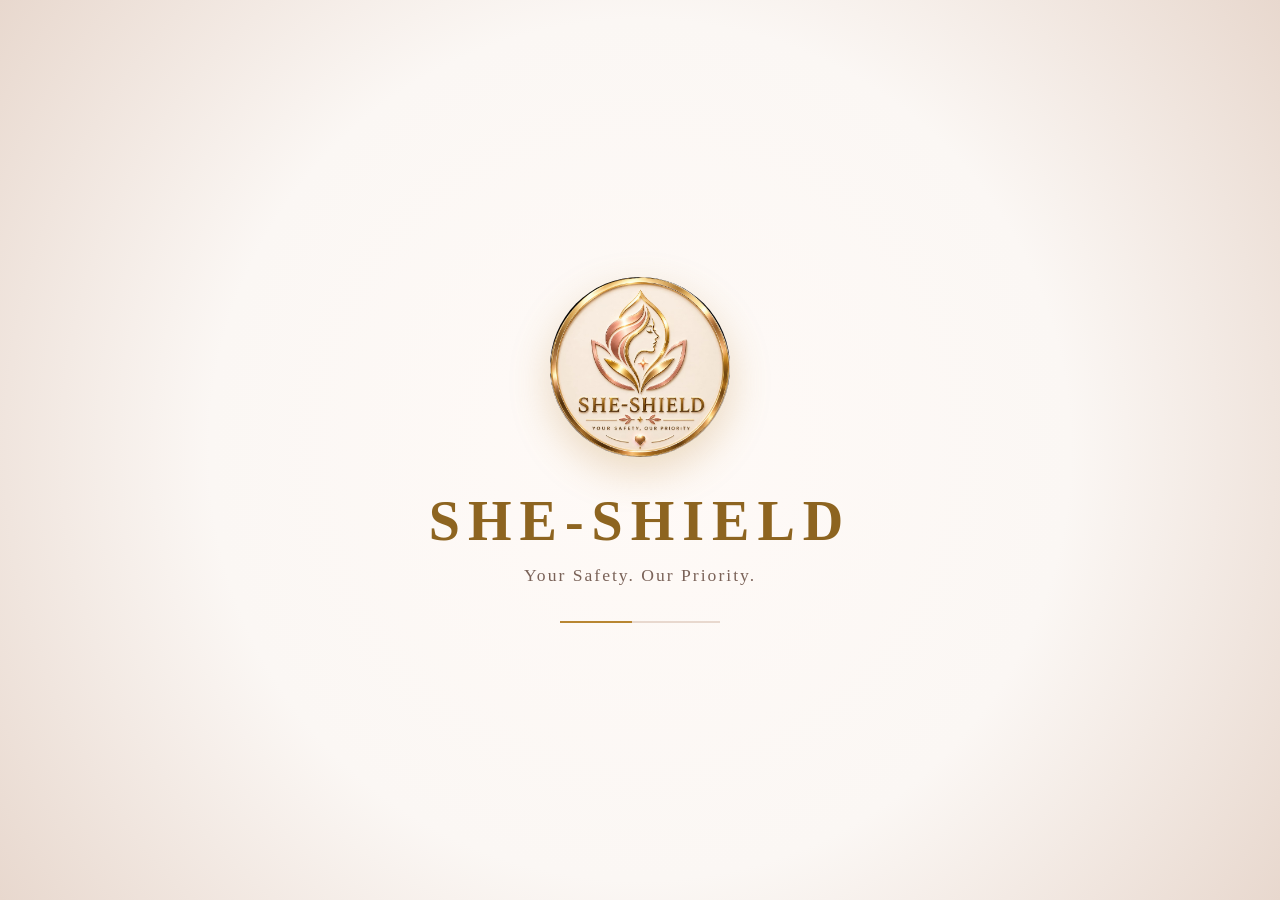
<file: index.html>
<!DOCTYPE html>
<html lang="en">
<head>
    <meta charset="UTF-8">
    <meta name="viewport" content="width=device-width, initial-scale=1.0">

    <title>SHE-SHIELD | Your Safety, Our Priority</title>

    <meta name="description"
          content="SHE-SHIELD women safety and AI stress and trauma assessment platform">

    <link rel="icon" type="image/png" href="she-shield-logo.png">
    <link rel="stylesheet" href="style.css">
</head>

<body>

<!-- ================= SPLASH SCREEN ================= -->

<div id="splashScreen" class="splash-screen">

    <div class="splash-content">

        <img
            src="she-shield-logo.png"
            alt="SHE-SHIELD Logo"
            class="splash-logo"
        >

        <h1>SHE-SHIELD</h1>

        <p>Your Safety. Our Priority.</p>

        <div class="loading-line">
            <span></span>
        </div>

    </div>

</div>


<!-- ================= LANGUAGE SCREEN ================= -->

<section id="languageScreen" class="language-screen hidden">

    <div class="language-card">

        <img
            src="she-shield-logo.png"
            alt="SHE-SHIELD"
            class="language-logo"
        >

        <h1 id="languageTitle">Choose Your Language</h1>

        <p id="languageSubtitle">
            Select your preferred language
        </p>

        <div class="language-options">

            <button class="language-btn" data-lang="en">
                🇬🇧 <span>English</span>
            </button>

            <button class="language-btn" data-lang="kn">
                🇮🇳 <span>ಕನ್ನಡ</span>
            </button>

            <button class="language-btn" data-lang="te">
                🇮🇳 <span>తెలుగు</span>
            </button>

            <button class="language-btn" data-lang="ta">
                🇮🇳 <span>தமிழ்</span>
            </button>

            <button class="language-btn" data-lang="hi">
                🇮🇳 <span>हिन्दी</span>
            </button>

        </div>

        <button id="continueLanguage" class="gold-btn">
            Continue →
        </button>

    </div>

</section>


<!-- ================= MAIN APP ================= -->

<div id="app" class="hidden">

    <!-- HEADER -->

    <header class="header">

        <div class="brand">

            <img
                src="she-shield-logo.png"
                alt="SHE-SHIELD"
                class="brand-logo"
            >

            <div>
                <h2>SHE-SHIELD</h2>
                <span id="brandSubtitle">
                    Your Safety. Our Priority.
                </span>
            </div>

        </div>


        <nav class="desktop-nav">

            <button data-page="home">Home</button>

            <button data-page="safety">
                Immediate Safety
            </button>

            <button data-page="assessment">
                AI Assessment
            </button>

        </nav>


        <div class="header-actions">

            <select id="languageSelect">
                <option value="en">English</option>
                <option value="kn">ಕನ್ನಡ</option>
                <option value="te">తెలుగు</option>
                <option value="ta">தமிழ்</option>
                <option value="hi">हिन्दी</option>
            </select>

            <button id="menuButton" class="menu-btn">
                ☰
            </button>

        </div>

    </header>


    <!-- ================= MOBILE MENU ================= -->

    <aside id="mobileMenu" class="mobile-menu">

        <button data-page="home">⌂ Home</button>

        <button data-page="safety">
            🛡 Immediate Safety
        </button>

        <button data-page="assessment">
            🧠 AI Assessment
        </button>

        <button data-page="incidents">
            📋 Incidents
        </button>

        <button data-page="contacts">
            👥 Trusted Contacts
        </button>

        <button data-page="evidence">
            📷 Evidence
        </button>

        <button data-page="settings">
            ⚙ Settings
        </button>

    </aside>


    <main>

        <!-- ================= HOME ================= -->

        <section id="home" class="page active-page">

            <div class="hero">

                <div class="hero-content">

                    <span class="eyebrow">
                        ✦ A CALMER RESPONSE WHEN IT MATTERS
                    </span>

                    <h1>
                        Your safety is not a single moment.
                        <br>
                        It is a system of support.
                    </h1>

                    <p>
                        SHE-SHIELD brings immediate safety tools
                        and AI-assisted stress and trauma assessment
                        together in one private, professional space.
                    </p>

                </div>


                <div class="hero-logo">

                    <img
                        src="she-shield-logo.png"
                        alt="SHE-SHIELD"
                    >

                </div>

            </div>


            <div class="choice-grid">

                <article class="choice-card safety-card">

                    <div class="choice-icon">
                        🛡
                    </div>

                    <h2>Immediate Safety</h2>

                    <p>
                        Need help right now?
                        Access SOS, location sharing,
                        emergency calls and safety tools.
                    </p>

                    <button
                        class="primary-btn"
                        data-page="safety"
                    >
                        Get Help →
                    </button>

                </article>


                <article class="choice-card assessment-card">

                    <div class="choice-icon">
                        🧠
                    </div>

                    <h2>AI Stress & Trauma Assessment</h2>

                    <p>
                        Talk or write about what you are experiencing
                        and receive a supportive risk assessment.
                    </p>

                    <button
                        class="secondary-btn"
                        data-page="assessment"
                    >
                        Start Assessment →
                    </button>

                </article>

            </div>


            <div class="feature-strip">

                <div>
                    <strong>FAST TOOLS</strong>
                    <span>Emergency assistance</span>
                </div>

                <div>
                    <strong>PRIVATE BY DESIGN</strong>
                    <span>Your responses stay in your browser</span>
                </div>

                <div>
                    <strong>MULTILINGUAL</strong>
                    <span>English • Kannada • Telugu • Tamil • Hindi</span>
                </div>

            </div>

        </section>


        <!-- ================= SAFETY ================= -->

        <section id="safety" class="page">

            <div class="page-heading">

                <span class="eyebrow">
                    IMMEDIATE SAFETY
                </span>

                <h1>Emergency Response Center</h1>

                <p>
                    Choose the safest action for your situation.
                </p>

            </div>


            <div class="safety-layout">

                <!-- SOS -->

                <div class="sos-panel">

                    <div class="status-pill">
                        <span class="status-dot"></span>
                        Location Ready
                    </div>

                    <button id="sosButton" class="sos-button">

                        <span>!</span>

                        <strong>SOS</strong>

                        <small>PRESS & HOLD</small>

                    </button>

                    <p id="sosStatus">
                        Ready
                    </p>


                    <div class="sos-mini-grid">

                        <button id="silentSos">
                            🔇
                            <span>Silent SOS</span>
                        </button>

                        <button id="autoSos">
                            ⏱
                            <span>Auto SOS</span>
                        </button>

                        <button id="shareLocation">
                            📍
                            <span>Share Location</span>
                        </button>

                    </div>

                </div>


                <!-- TOOLS -->

                <div class="tools-panel">

                    <div class="tool-card" id="locationTool">

                        <span class="tool-icon">📍</span>

                        <div>
                            <h3>Live Location</h3>
                            <p>Get your current location</p>
                        </div>

                        <button id="locationButton">
                            →
                        </button>

                    </div>


                    <div class="tool-card">

                        <span class="tool-icon">📞</span>

                        <div>
                            <h3>Emergency Call</h3>
                            <p>Call an emergency number</p>
                        </div>

                        <a
                            href="tel:112"
                            class="tool-action"
                        >
                            →
                        </a>

                    </div>


                    <div class="tool-card">

                        <span class="tool-icon">🚗</span>

                        <div>
                            <h3>Journey Safety</h3>
                            <p>Track your journey</p>
                        </div>

                        <button id="journeyButton">
                            →
                        </button>

                    </div>


                    <div class="tool-card">

                        <span class="tool-icon">📷</span>

                        <div>
                            <h3>Evidence Collection</h3>
                            <p>Record notes and evidence</p>
                        </div>

                        <button data-page="evidence">
                            →
                        </button>

                    </div>

                </div>

            </div>


            <!-- SAFETY TOOLS -->

            <div class="section-title">

                <span>SAFETY TOOLS</span>

                <h2>Additional protection</h2>

            </div>


            <div class="safety-tools-grid">

                <button id="sirenButton" class="safety-tool">
                    🔊
                    <strong>Siren</strong>
                    <small>Play emergency siren</small>
                </button>


                <button id="flashButton" class="safety-tool">
                    💡
                    <strong>Screen Flash</strong>
                    <small>Flash screen for attention</small>
                </button>


                <button id="fakeCallButton" class="safety-tool">
                    📱
                    <strong>Fake Call</strong>
                    <small>Simulate an incoming call</small>
                </button>


                <button
                    class="safety-tool"
                    data-page="tips"
                >
                    💡
                    <strong>Safety Tips</strong>
                    <small>Practical safety guidance</small>
                </button>

            </div>


            <!-- TRUSTED CONTACTS -->

            <div class="trusted-panel">

                <div>

                    <span class="eyebrow">
                        TRUSTED SUPPORT
                    </span>

                    <h2>Trusted Contacts</h2>

                    <p>
                        Save people you trust for quick access
                        during an emergency.
                    </p>

                </div>

                <button
                    class="gold-btn"
                    data-page="contacts"
                >
                    Manage Contacts
                </button>

            </div>

        </section>


        <!-- ================= ASSESSMENT ================= -->

        <section id="assessment" class="page">

            <div class="page-heading">

                <span class="eyebrow">
                    AI STRESS & TRAUMA ASSESSMENT
                </span>

                <h1>
                    You can start by telling us what you're experiencing.
                </h1>

                <p>
                    This is a supportive screening tool, not a medical diagnosis.
                </p>

            </div>


            <div class="assessment-layout">

                <div class="assessment-card">

                    <div class="assessment-tabs">

                        <button
                            id="textMode"
                            class="active-tab"
                        >
                            Text
                        </button>

                        <button id="voiceMode">
                            Voice
                        </button>

                    </div>


                    <label for="assessmentText">
                        Tell us what you are experiencing...
                    </label>

                    <textarea
                        id="assessmentText"
                        placeholder="Write your thoughts, feelings or situation here..."
                    ></textarea>


                    <button
                        id="voiceButton"
                        class="voice-button"
                    >
                        🎙
                    </button>


                    <button
                        id="analyzeButton"
                        class="primary-btn analyze-btn"
                    >
                        Analyze with AI →
                    </button>


                    <small class="privacy-note">
                        🔒 Your response is processed locally for this demo.
                    </small>

                </div>


                <!-- RESULT -->

                <div
                    id="assessmentResult"
                    class="assessment-result hidden"
                >

                    <div class="score-circle">

                        <strong id="scoreValue">
                            0
                        </strong>

                        <span>/100</span>

                    </div>

                    <h2 id="riskLabel">
                        Assessment Result
                    </h2>

                    <p id="riskDescription"></p>

                    <div class="recommendations">

                        <h3>Recommended Support</h3>

                        <div class="recommendation-grid">

                            <div>🤝 Counselling</div>
                            <div>⚖ Legal Aid</div>
                            <div>🏥 Medical Support</div>
                            <div>🆘 Emergency Help</div>

                        </div>

                    </div>

                </div>

            </div>

        </section>


        <!-- ================= INCIDENTS ================= -->

        <section id="incidents" class="page">

            <div class="page-heading">

                <span class="eyebrow">
                    INCIDENT MANAGEMENT
                </span>

                <h1>Your Incident Records</h1>

            </div>

            <div id="incidentList" class="empty-state">

                <div>📋</div>

                <h2>No incidents recorded</h2>

                <p>
                    Emergency events will appear here during this session.
                </p>

            </div>

        </section>


        <!-- ================= CONTACTS ================= -->

        <section id="contacts" class="page">

            <div class="page-heading">

                <span class="eyebrow">
                    TRUSTED SUPPORT
                </span>

                <h1>Trusted Contacts</h1>

            </div>


            <div class="contact-form">

                <input
                    id="contactName"
                    type="text"
                    placeholder="Contact name"
                >

                <input
                    id="contactPhone"
                    type="tel"
                    placeholder="Phone number"
                >

                <button
                    id="addContact"
                    class="gold-btn"
                >
                    Add Contact
                </button>

            </div>


            <div id="contactsList" class="contacts-list"></div>

        </section>


        <!-- ================= EVIDENCE ================= -->

        <section id="evidence" class="page">

            <div class="page-heading">

                <span class="eyebrow">
                    SECURE EVIDENCE
                </span>

                <h1>Evidence Collection</h1>

                <p>
                    Store notes for the current browser session.
                </p>

            </div>


            <div class="evidence-card">

                <textarea
                    id="evidenceNotes"
                    placeholder="Write incident notes here..."
                ></textarea>

                <button
                    id="saveEvidence"
                    class="gold-btn"
                >
                    Save Evidence Note
                </button>

                <div id="evidenceList"></div>

            </div>

        </section>


        <!-- ================= TIPS ================= -->

        <section id="tips" class="page">

            <div class="page-heading">

                <span class="eyebrow">
                    SAFETY GUIDANCE
                </span>

                <h1>Safety Tips</h1>

            </div>


            <div class="tips-grid">

                <article>
                    <span>01</span>
                    <h3>Move to a safer place</h3>
                    <p>
                        If possible, move toward a public,
                        well-lit location.
                    </p>
                </article>

                <article>
                    <span>02</span>
                    <h3>Contact someone you trust</h3>
                    <p>
                        Let a trusted person know where you are.
                    </p>
                </article>

                <article>
                    <span>03</span>
                    <h3>Keep your phone accessible</h3>
                    <p>
                        Keep emergency communication available.
                    </p>
                </article>

                <article>
                    <span>04</span>
                    <h3>Use emergency services</h3>
                    <p>
                        If there is immediate danger, contact
                        appropriate emergency services.
                    </p>
                </article>

            </div>

        </section>


        <!-- ================= SETTINGS ================= -->

        <section id="settings" class="page">

            <div class="page-heading">

                <span class="eyebrow">
                    SETTINGS
                </span>

                <h1>Privacy & Preferences</h1>

            </div>


            <div class="settings-card">

                <div>
                    <h3>Selected Language</h3>
                    <p id="currentLanguage">
                        English
                    </p>
                    </div>

                <div class="setting-row">
                    <h3>Language</h3>
                    <select id="settingsLanguage">
                        <option value="en">English</option>
                        <option value="kn">ಕನ್ನಡ</option>
                        <option value="te">తెలుగు</option>
                        <option value="ta">தமிழ்</option>
                        <option value="hi">हिन्दी</option>
                    </select>
                </div>

                <div class="setting-row">
                    <h3>Privacy</h3>
                    <p>Your information is stored locally in this browser.</p>
                </div>

            </div>

        </section>

    </main>

</div>

<!-- ================= SCRIPTS ================= -->

<script src="script.js"></script>

</body>
</html>
</file>
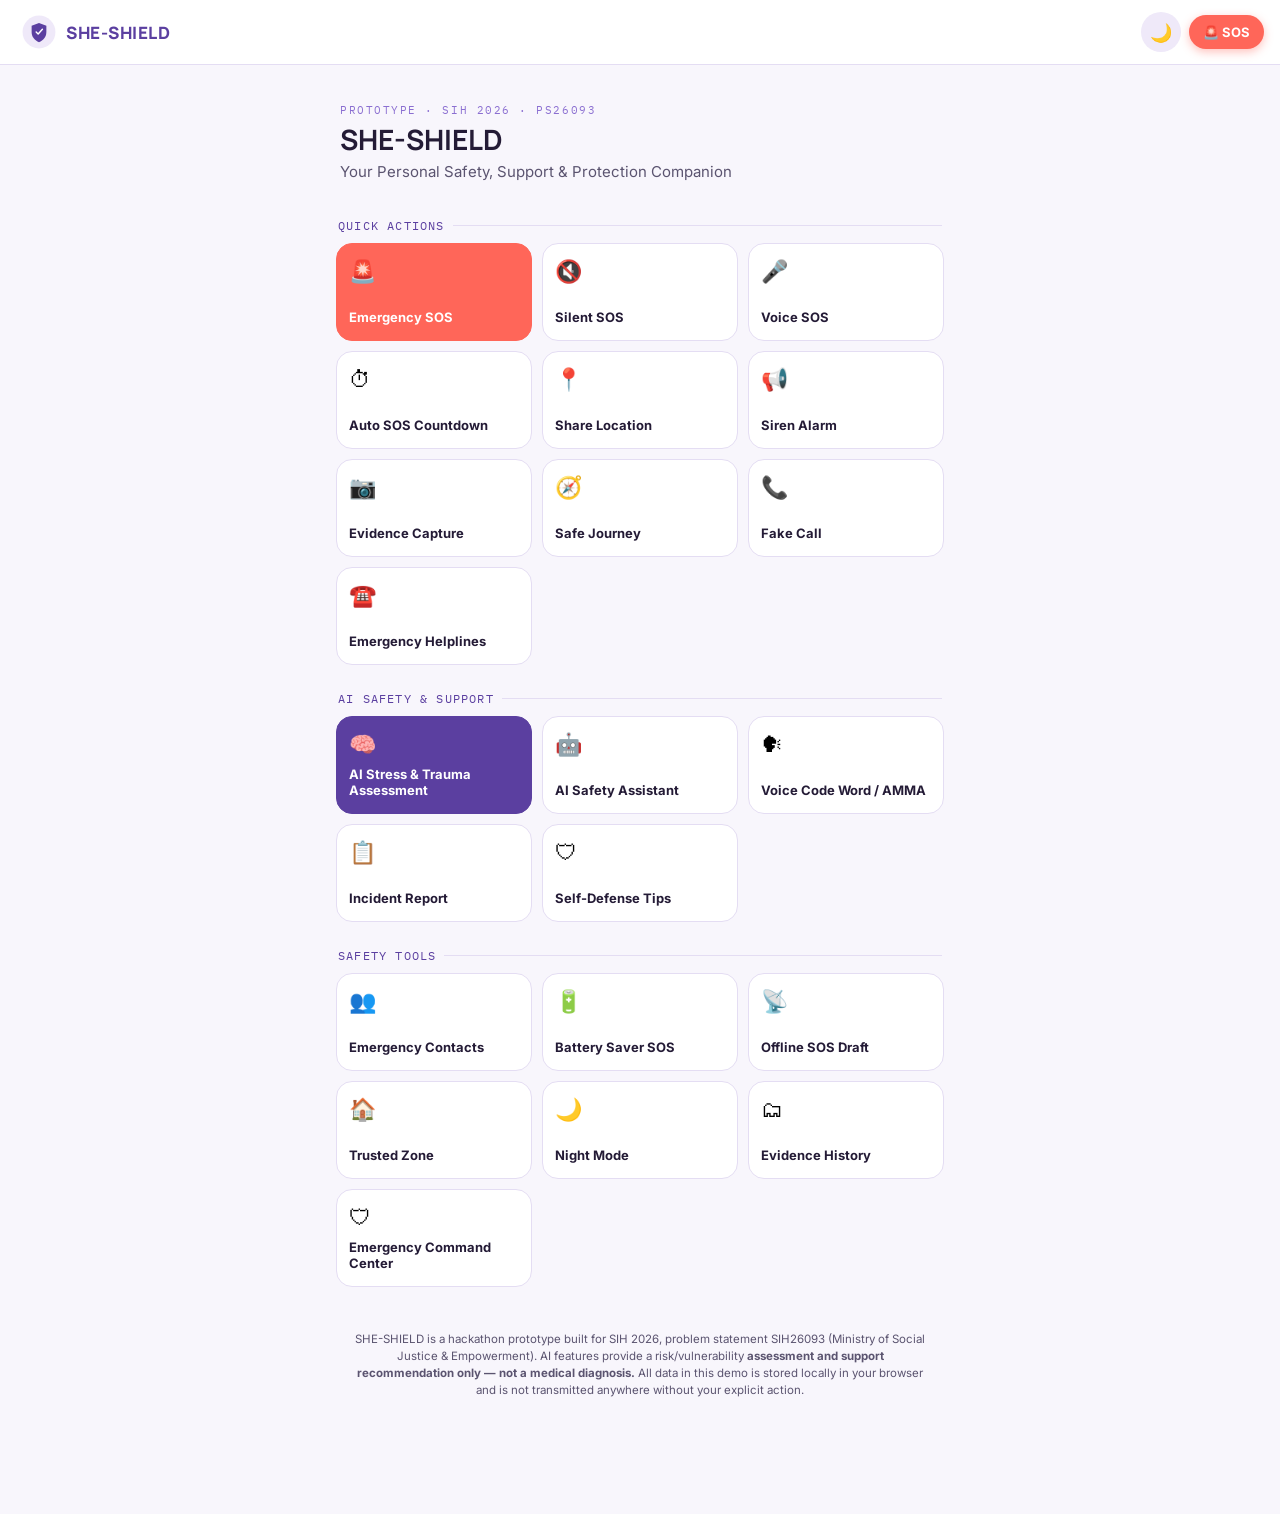
<file: SHE SHEILD HTML CODE.html>
<!DOCTYPE html>
<html lang="en">
<head>
<meta charset="UTF-8">
<meta name="viewport" content="width=device-width, initial-scale=1.0, viewport-fit=cover">
<title>SHE-SHIELD — Your Personal Safety, Support &amp; Protection Companion</title>
<link rel="preconnect" href="https://fonts.googleapis.com">
<link href="https://fonts.googleapis.com/css2?family=Manrope:wght@500;700;800&family=Inter:wght@400;500;600&family=IBM+Plex+Mono:wght@500;600&display=swap" rel="stylesheet">
<style>
/* ===================== TOKENS ===================== */
:root{
  --lav-50:#F8F6FC;
  --lav-100:#EFE9F9;
  --lav-200:#E0D5F3;
  --lav-500:#8B6FD1;
  --lav-700:#5B3FA0;
  --lav-900:#2D2148;
  --coral:#FF6659;
  --coral-dark:#E14C3F;
  --ink:#241B36;
  --ink-soft:#5B5470;
  --white:#FFFFFF;
  --success:#3FA796;
  --success-bg:#E4F5F2;
  --warn:#D98C2B;
  --warn-bg:#FBF0DE;
  --danger-bg:#FDEAE8;
  --critical:#C43D31;
  --line:#E4DDF3;
  --radius:16px;
  --radius-sm:10px;
  --font-display:'Manrope',sans-serif;
  --font-body:'Inter',sans-serif;
  --font-mono:'IBM Plex Mono',monospace;
  --shadow:0 4px 20px rgba(91,63,160,0.10);
  --transition:.2s ease;
}
.dark{
  --lav-50:#1C1630;
  --lav-100:#241D3B;
  --lav-200:#332A54;
  --lav-500:#9C82E0;
  --lav-700:#B39EEF;
  --white:#241D3B;
  --ink:#F2EEFA;
  --ink-soft:#B8AFD4;
  --line:#3A3159;
  --success-bg:#153732;
  --warn-bg:#3A2E12;
  --danger-bg:#3A1917;
  --shadow:0 4px 20px rgba(0,0,0,0.35);
}
*{box-sizing:border-box;}
html,body{margin:0;padding:0;}
body{
  font-family:var(--font-body);
  background:var(--lav-50);
  color:var(--ink);
  min-height:100vh;
  -webkit-font-smoothing:antialiased;
  transition:background var(--transition), color var(--transition);
}
h1,h2,h3,h4{font-family:var(--font-display);margin:0;color:var(--ink);}
p{margin:0;line-height:1.5;}
button{font-family:var(--font-body);cursor:pointer;border:none;}
input,textarea,select{font-family:var(--font-body);}
.mono{font-family:var(--font-mono);}
a{color:inherit;}
::selection{background:var(--lav-200);}
:focus-visible{outline:2px solid var(--lav-700);outline-offset:2px;}

@media (prefers-reduced-motion: reduce){
  *{animation-duration:.001ms !important; transition-duration:.001ms !important;}
}
.low-power *{animation:none !important; transition:none !important;}

/* ===================== SPLASH ===================== */
#splash{
  position:fixed;inset:0;z-index:999;background:var(--lav-700);
  display:flex;align-items:center;justify-content:center;flex-direction:column;gap:18px;
  animation:splashOut .6s ease 2.1s forwards;
}
#splash .emblem{
  width:110px;height:110px;
  animation:splashIn .7s cubic-bezier(.2,.9,.3,1.2) forwards;
  opacity:0;
}
#splash .brand{
  font-family:var(--font-display);color:#fff;font-weight:800;letter-spacing:.06em;font-size:20px;
  opacity:0;animation:fadeUp .5s ease .35s forwards;
}
@keyframes splashIn{
  0%{opacity:0; transform:translateY(14px) scale(.85);}
  60%{opacity:1; transform:translateY(-4px) scale(1.03);}
  100%{opacity:1; transform:translateY(0) scale(1);}
}
@keyframes fadeUp{ from{opacity:0; transform:translateY(8px);} to{opacity:1; transform:translateY(0);} }
@keyframes splashOut{ from{opacity:1;} to{opacity:0; visibility:hidden; pointer-events:none;} }

/* ===================== SHIELD LOGO (inline, standing in for uploaded asset) ===================== */
.ss-logo{display:block;}

/* ===================== HEADER ===================== */
header.topbar{
  position:sticky;top:0;z-index:50;
  display:flex;align-items:center;justify-content:space-between;
  padding:12px 16px;background:var(--white);
  border-bottom:1px solid var(--line);
  gap:10px;
}
.brandmark{display:flex;align-items:center;gap:10px;cursor:pointer;background:none;}
.brandmark .ss-logo{width:34px;height:34px;}
.brandmark span{font-family:var(--font-display);font-weight:800;font-size:17px;letter-spacing:.03em;color:var(--lav-700);}
.top-actions{display:flex;align-items:center;gap:8px;}
.icon-btn{
  width:40px;height:40px;border-radius:50%;background:var(--lav-100);
  display:flex;align-items:center;justify-content:center;font-size:18px;color:var(--lav-700);
  transition:transform var(--transition), background var(--transition);
}
.icon-btn:active{transform:scale(.92);}
.sos-pill{
  display:flex;align-items:center;gap:6px;background:var(--coral);color:#fff;
  border-radius:999px;padding:9px 14px;font-weight:700;font-size:13px;
  box-shadow:0 3px 10px rgba(255,102,89,.4);
  animation:pulseGlow 2.4s ease-in-out infinite;
}
.sos-pill:active{transform:scale(.95);}
@keyframes pulseGlow{
  0%,100%{box-shadow:0 3px 10px rgba(255,102,89,.4);}
  50%{box-shadow:0 3px 22px rgba(255,102,89,.7);}
}

/* ===================== LAYOUT ===================== */
main{max-width:640px;margin:0 auto;padding:20px 16px 100px;}
.hero{padding:18px 4px 8px;}
.hero .eyebrow{
  font-family:var(--font-mono);font-size:11px;letter-spacing:.14em;text-transform:uppercase;
  color:var(--lav-500);margin-bottom:6px;display:block;
}
.hero h1{font-size:28px;line-height:1.15;}
.hero p.tagline{color:var(--ink-soft);margin-top:6px;font-size:15px;}

.section-label{
  font-family:var(--font-mono);font-size:12px;letter-spacing:.1em;text-transform:uppercase;
  color:var(--lav-700);margin:26px 2px 10px;display:flex;align-items:center;gap:8px;
}
.section-label::after{content:"";flex:1;height:1px;background:var(--line);}

.grid{display:grid;grid-template-columns:repeat(2,1fr);gap:10px;}
@media(min-width:480px){.grid{grid-template-columns:repeat(3,1fr);}}
.card{
  background:var(--white);border:1px solid var(--line);border-radius:var(--radius);
  padding:14px 12px;display:flex;flex-direction:column;gap:8px;align-items:flex-start;
  text-align:left;transition:transform var(--transition), box-shadow var(--transition);
  min-height:98px; justify-content:space-between;
}
.card:active{transform:scale(.97);}
.card:hover{box-shadow:var(--shadow);}
.card .emoji{font-size:22px;}
.card .label{font-weight:700;font-size:13px;line-height:1.25;color:var(--ink);}
.card.emergency{background:var(--coral);border-color:var(--coral);}
.card.emergency .label{color:#fff;}
.card.priority{background:var(--lav-700);border-color:var(--lav-700);}
.card.priority .label{color:#fff;}

/* ===================== SCREENS ===================== */
.screen{display:none;}
.screen.active{display:block;animation:fadeUp .25s ease;}
.screen-header{display:flex;align-items:center;gap:10px;margin-bottom:18px;}
.back-btn{
  width:38px;height:38px;border-radius:50%;background:var(--lav-100);color:var(--lav-700);
  display:flex;align-items:center;justify-content:center;font-size:18px;flex-shrink:0;
}
.screen-header h2{font-size:20px;}
.screen-header .sub{color:var(--ink-soft);font-size:13px;margin-top:2px;}

.card-panel{
  background:var(--white);border:1px solid var(--line);border-radius:var(--radius);
  padding:18px;margin-bottom:14px;
}
.btn{
  border-radius:999px;padding:13px 20px;font-weight:700;font-size:14px;
  display:inline-flex;align-items:center;justify-content:center;gap:8px;
  transition:transform var(--transition);
}
.btn:active{transform:scale(.96);}
.btn-primary{background:var(--lav-700);color:#fff;width:100%;}
.btn-coral{background:var(--coral);color:#fff;width:100%;}
.btn-coral:hover{background:var(--coral-dark);}
.btn-outline{background:transparent;color:var(--lav-700);border:1.5px solid var(--lav-700);width:100%;}
.btn-ghost{background:var(--lav-100);color:var(--lav-700);width:100%;}
.btn-sm{padding:9px 14px;font-size:13px;width:auto;}
.btn-row{display:flex;gap:10px;margin-top:10px;}
.btn-row .btn{flex:1;}
.btn:disabled{opacity:.45;pointer-events:none;}

.field{margin-bottom:14px;}
.field label{display:block;font-size:12.5px;font-weight:600;color:var(--ink-soft);margin-bottom:6px;}
.field input[type=text],.field input[type=tel],.field input[type=date],.field input[type=time],
.field input[type=number],.field select,.field textarea{
  width:100%;padding:11px 13px;border:1.5px solid var(--line);border-radius:var(--radius-sm);
  background:var(--lav-50);color:var(--ink);font-size:14px;
}
.field textarea{min-height:90px;resize:vertical;}
.chip-row{display:flex;flex-wrap:wrap;gap:8px;}
.chip{
  padding:8px 14px;border-radius:999px;background:var(--lav-100);color:var(--lav-700);
  font-size:13px;font-weight:600;border:1.5px solid transparent;
}
.chip.active{background:var(--lav-700);color:#fff;}

.status-line{display:flex;align-items:center;justify-content:space-between;padding:11px 0;border-bottom:1px solid var(--line);}
.status-line:last-child{border-bottom:none;}
.status-line .left{display:flex;align-items:center;gap:10px;font-size:14px;}
.badge{font-size:11px;font-weight:700;padding:4px 9px;border-radius:999px;font-family:var(--font-mono);}
.badge.ok{background:var(--success-bg);color:var(--success);}
.badge.warn{background:var(--warn-bg);color:var(--warn);}
.badge.off{background:var(--danger-bg);color:var(--critical);}

.notice{
  border-radius:var(--radius-sm);padding:12px 14px;font-size:13px;line-height:1.5;margin-bottom:14px;
}
.notice.info{background:var(--lav-100);color:var(--lav-700);}
.notice.warn{background:var(--warn-bg);color:var(--warn);}
.notice.danger{background:var(--danger-bg);color:var(--critical);}
.notice.ok{background:var(--success-bg);color:var(--success);}

.big-countdown{
  font-family:var(--font-mono);font-size:88px;text-align:center;font-weight:600;color:var(--coral);
  margin:14px 0;line-height:1;
}
.list-item{
  display:flex;align-items:center;justify-content:space-between;gap:10px;
  padding:13px 0;border-bottom:1px solid var(--line);
}
.list-item:last-child{border-bottom:none;}
.list-item .meta{font-size:12px;color:var(--ink-soft);margin-top:2px;}
.icon-action{background:none;color:var(--ink-soft);font-size:16px;padding:6px;}
.icon-action.danger{color:var(--critical);}

.gallery{display:grid;grid-template-columns:repeat(3,1fr);gap:8px;}
.gallery .thumb{position:relative;border-radius:var(--radius-sm);overflow:hidden;background:var(--lav-100);aspect-ratio:1;}
.gallery .thumb img{width:100%;height:100%;object-fit:cover;display:block;}
.gallery .thumb .del{position:absolute;top:4px;right:4px;background:rgba(36,27,54,.65);color:#fff;border-radius:50%;width:22px;height:22px;font-size:12px;}

video#camPreview{width:100%;border-radius:var(--radius-sm);background:#000;max-height:340px;object-fit:cover;}
canvas{display:none;}

.svi-ring-wrap{display:flex;flex-direction:column;align-items:center;gap:10px;margin:8px 0 16px;}
.svi-score{font-family:var(--font-mono);font-size:46px;font-weight:600;}
.risk-tag{font-family:var(--font-mono);font-size:13px;letter-spacing:.08em;padding:6px 16px;border-radius:999px;font-weight:700;}
.risk-tag.LOW{background:var(--success-bg);color:var(--success);}
.risk-tag.MODERATE{background:var(--warn-bg);color:var(--warn);}
.risk-tag.HIGH{background:#FCE3D9;color:#C25A2A;}
.risk-tag.CRITICAL{background:var(--danger-bg);color:var(--critical);}

.chat-wrap{display:flex;flex-direction:column;gap:10px;max-height:52vh;overflow-y:auto;margin-bottom:12px;padding:4px;}
.msg{max-width:82%;padding:10px 13px;border-radius:14px;font-size:13.5px;line-height:1.45;}
.msg.bot{background:var(--lav-100);color:var(--ink);align-self:flex-start;border-bottom-left-radius:4px;}
.msg.user{background:var(--lav-700);color:#fff;align-self:flex-end;border-bottom-right-radius:4px;}
.chat-input-row{display:flex;gap:8px;}
.chat-input-row input{flex:1;}

.call-screen{
  position:fixed;inset:0;background:var(--lav-900);z-index:900;color:#fff;
  display:flex;flex-direction:column;align-items:center;justify-content:space-between;padding:60px 24px;
}
.call-screen .avatar{width:104px;height:104px;border-radius:50%;background:var(--lav-500);display:flex;align-items:center;justify-content:center;font-size:42px;font-weight:700;font-family:var(--font-display);}
.call-buttons{display:flex;gap:60px;}
.call-btn{width:64px;height:64px;border-radius:50%;font-size:24px;color:#fff;display:flex;align-items:center;justify-content:center;}
.call-btn.accept{background:var(--success);}
.call-btn.decline{background:var(--coral);}

.tips-block{margin-bottom:16px;}
.tips-block h4{font-size:14.5px;margin-bottom:6px;color:var(--lav-700);}
.tips-block ul{margin:0;padding-left:18px;font-size:13.5px;line-height:1.65;color:var(--ink);}

.emergency-banner{
  position:fixed;left:0;right:0;bottom:0;z-index:80;background:var(--coral);color:#fff;
  padding:12px 16px;display:flex;align-items:center;justify-content:space-between;gap:12px;
  box-shadow:0 -6px 18px rgba(0,0,0,.15);
}
.emergency-banner .txt{font-weight:700;font-size:13px;}
.emergency-banner button{background:rgba(255,255,255,.2);color:#fff;border-radius:999px;padding:8px 14px;font-size:12.5px;font-weight:700;}

.lang-select{padding:8px 10px;border-radius:var(--radius-sm);border:1.5px solid var(--line);background:var(--white);color:var(--ink);font-size:13px;}

.consent-box{text-align:center;padding:30px 10px 10px;}
.consent-box .glyph{font-size:44px;margin-bottom:14px;}

footer.disclaimer{margin-top:30px;padding:14px;font-size:11.5px;color:var(--ink-soft);text-align:center;line-height:1.5;}
</style>
</head>
<body>

<!-- ===================== SPLASH ===================== -->
<div id="splash">
  <svg class="emblem" viewBox="0 0 120 120" fill="none" xmlns="http://www.w3.org/2000/svg">
    <circle cx="60" cy="60" r="58" fill="#ffffff" fill-opacity="0.08"/>
    <circle cx="60" cy="60" r="46" fill="#ffffff"/>
    <path d="M60 28 L86 38 V60 C86 78 75 90 60 96 C45 90 34 78 34 60 V38 Z" fill="#5B3FA0"/>
    <path d="M50 60 L57 67 L72 50" stroke="#ffffff" stroke-width="5" stroke-linecap="round" stroke-linejoin="round" fill="none"/>
  </svg>
  <div class="brand">SHE-SHIELD</div>
</div>

<!-- ===================== HEADER ===================== -->
<header class="topbar">
  <button class="brandmark" onclick="Router.go('home')" aria-label="Home">
    <svg class="ss-logo" viewBox="0 0 120 120" fill="none" xmlns="http://www.w3.org/2000/svg">
      <circle cx="60" cy="60" r="58" fill="var(--lav-100)"/>
      <path d="M60 28 L86 38 V60 C86 78 75 90 60 96 C45 90 34 78 34 60 V38 Z" fill="var(--lav-700)"/>
      <path d="M50 60 L57 67 L72 50" stroke="#ffffff" stroke-width="5" stroke-linecap="round" stroke-linejoin="round" fill="none"/>
    </svg>
    <span>SHE-SHIELD</span>
  </button>
  <div class="top-actions">
    <button class="icon-btn" id="nightToggle" onclick="App.toggleNight()" aria-label="Toggle night mode">🌙</button>
    <button class="sos-pill" onclick="Router.go('sos')">🚨 SOS</button>
  </div>
</header>

<main id="app-main">

  <!-- ===================== HOME ===================== -->
  <section class="screen active" id="screen-home">
    <div class="hero">
      <span class="eyebrow mono">Prototype · SIH 2026 · PS26093</span>
      <h1>SHE-SHIELD</h1>
      <p class="tagline">Your Personal Safety, Support &amp; Protection Companion</p>
    </div>

    <div class="section-label">Quick Actions</div>
    <div class="grid" id="grid-emergency"></div>

    <div class="section-label">AI Safety &amp; Support</div>
    <div class="grid" id="grid-ai"></div>

    <div class="section-label">Safety Tools</div>
    <div class="grid" id="grid-tools"></div>

    <footer class="disclaimer">
      SHE-SHIELD is a hackathon prototype built for SIH 2026, problem statement SIH26093 (Ministry of Social Justice &amp; Empowerment). AI features provide a risk/vulnerability <strong>assessment and support recommendation only — not a medical diagnosis.</strong> All data in this demo is stored locally in your browser and is not transmitted anywhere without your explicit action.
    </footer>
  </section>

  <!-- ===================== EMERGENCY SOS ===================== -->
  <section class="screen" id="screen-sos">
    <div class="screen-header">
      <button class="back-btn" onclick="Router.go('home')">←</button>
      <div><h2>🚨 Emergency SOS</h2><div class="sub">Full emergency workflow with location &amp; contacts</div></div>
    </div>
    <div id="sos-idle">
      <div class="notice info">Pressing Activate will attempt to get your location and prepare an emergency message you can instantly share via WhatsApp, SMS, call, or the share sheet.</div>
      <button class="btn btn-coral" onclick="SOS.activate('EMERGENCY')">Activate Emergency SOS</button>
    </div>
    <div id="sos-active" style="display:none;"></div>
  </section>

  <!-- ===================== SILENT SOS ===================== -->
  <section class="screen" id="screen-silent">
    <div class="screen-header">
      <button class="back-btn" onclick="Router.go('home')">←</button>
      <div><h2>🔇 Silent SOS</h2><div class="sub">Same emergency workflow, no sound, discreet UI</div></div>
    </div>
    <div id="silent-idle">
      <div class="notice info">This activates the same emergency workflow without any siren or audible alert. Screen stays understated.</div>
      <button class="btn btn-ghost" style="background:var(--lav-700);color:#fff;" onclick="SOS.activate('SILENT')">Activate Silently</button>
    </div>
    <div id="silent-active" style="display:none;"></div>
  </section>

  <!-- ===================== VOICE SOS / CODE WORD ===================== -->
  <section class="screen" id="screen-voice">
    <div class="screen-header">
      <button class="back-btn" onclick="Router.go('home')">←</button>
      <div><h2>🎤 Voice SOS &amp; Code Word</h2><div class="sub">Say your code word to trigger SOS hands-free</div></div>
    </div>
    <div class="card-panel">
      <div class="field">
        <label>Active emergency code word</label>
        <input type="text" id="codewordInput" placeholder="e.g. AMMA">
      </div>
      <button class="btn btn-outline" onclick="Voice.saveCodeword()">Save Code Word</button>
      <p style="margin-top:10px;font-size:12.5px;color:var(--ink-soft);">Default phrase is always <strong>"HELP ME"</strong>. Your custom word is currently: <strong id="codewordDisplay" class="mono">—</strong></p>
    </div>
    <div class="card-panel" id="voice-status-panel">
      <div id="voice-support-msg" class="notice info">Checking speech recognition support…</div>
      <button class="btn btn-primary" id="voiceStartBtn" onclick="Voice.start()">Start Listening</button>
      <button class="btn btn-outline" id="voiceStopBtn" style="display:none;margin-top:10px;" onclick="Voice.stop()">Stop Listening</button>
      <div id="voice-transcript" class="notice" style="display:none;margin-top:10px;"></div>
    </div>
  </section>

  <!-- ===================== AUTO SOS COUNTDOWN ===================== -->
  <section class="screen" id="screen-countdown">
    <div class="screen-header">
      <button class="back-btn" onclick="Router.go('home')">←</button>
      <div><h2>⏱ Auto SOS Countdown</h2><div class="sub">SOS triggers automatically unless cancelled</div></div>
    </div>
    <div id="countdown-setup">
      <div class="chip-row" id="countdown-chips">
        <button class="chip active" data-sec="5" onclick="Countdown.select(5,this)">5s</button>
        <button class="chip" data-sec="10" onclick="Countdown.select(10,this)">10s</button>
        <button class="chip" data-sec="15" onclick="Countdown.select(15,this)">15s</button>
        <button class="chip" data-sec="30" onclick="Countdown.select(30,this)">30s</button>
      </div>
      <button class="btn btn-coral" style="margin-top:18px;" onclick="Countdown.start()">Start Countdown</button>
    </div>
    <div id="countdown-running" style="display:none;text-align:center;">
      <p class="mono" style="color:var(--ink-soft);letter-spacing:.1em;">SOS ACTIVATES IN</p>
      <div class="big-countdown" id="countdown-number">10</div>
      <button class="btn btn-outline" style="border-color:var(--coral);color:var(--coral);" onclick="Countdown.cancel()">CANCEL SOS</button>
    </div>
    <div id="countdown-fired" style="display:none;"></div>
  </section>

  <!-- ===================== SHARE LOCATION ===================== -->
  <section class="screen" id="screen-location">
    <div class="screen-header">
      <button class="back-btn" onclick="Router.go('home')">←</button>
      <div><h2>📍 Share Location</h2><div class="sub">Uses your device's real GPS via the browser</div></div>
    </div>
    <div class="card-panel">
      <button class="btn btn-primary" onclick="Loc.fetch()">Get Current Location</button>
      <div id="loc-result" style="margin-top:14px;"></div>
    </div>
  </section>

  <!-- ===================== SIREN ===================== -->
  <section class="screen" id="screen-siren">
    <div class="screen-header">
      <button class="back-btn" onclick="Router.go('home')">←</button>
      <div><h2>🚨 Siren Alarm</h2><div class="sub">Loud audio alert to attract attention</div></div>
    </div>
    <div class="card-panel" style="text-align:center;">
      <button class="btn btn-coral" id="sirenOnBtn" onclick="Siren.start()">Activate Siren</button>
      <button class="btn btn-outline" id="sirenOffBtn" style="display:none;margin-top:10px;" onclick="Siren.stop()">Stop Siren</button>
    </div>
  </section>

  <!-- ===================== CAMERA / EVIDENCE CAPTURE ===================== -->
  <section class="screen" id="screen-camera">
    <div class="screen-header">
      <button class="back-btn" onclick="Router.go('home')">←</button>
      <div><h2>📷 Evidence Capture</h2><div class="sub">Photo evidence saved privately in this browser</div></div>
    </div>
    <div class="card-panel">
      <div id="cam-area">
        <video id="camPreview" autoplay playsinline muted style="display:none;"></video>
        <canvas id="camCanvas"></canvas>
        <div id="cam-placeholder" class="notice info">Camera preview will appear here once access is granted.</div>
        <div class="btn-row">
          <button class="btn btn-primary" onclick="Cam.open()">Open Camera</button>
          <button class="btn btn-outline" onclick="Cam.flip()">Flip Camera</button>
        </div>
        <button class="btn btn-coral" id="captureBtn" style="display:none;margin-top:10px;" onclick="Cam.capture()">Capture Evidence</button>
        <label class="btn btn-ghost" style="margin-top:10px;display:block;text-align:center;">
          Upload Existing File Instead
          <input type="file" accept="image/*" style="display:none;" onchange="Cam.upload(event)">
        </label>
      </div>
    </div>
  </section>

  <!-- ===================== EVIDENCE HISTORY ===================== -->
  <section class="screen" id="screen-evidence">
    <div class="screen-header">
      <button class="back-btn" onclick="Router.go('home')">←</button>
      <div><h2>🗂 Evidence History</h2><div class="sub">Stored locally on this device only</div></div>
    </div>
    <div class="gallery" id="evidence-gallery"></div>
    <p id="evidence-empty" class="notice info" style="display:none;">No evidence captured yet.</p>
  </section>

  <!-- ===================== SAFE JOURNEY ===================== -->
  <section class="screen" id="screen-journey">
    <div class="screen-header">
      <button class="back-btn" onclick="Router.go('home')">←</button>
      <div><h2>🧭 Safe Journey</h2><div class="sub">Share your journey with trusted contacts</div></div>
    </div>
    <div id="journey-setup" class="card-panel">
      <div class="field"><label>Destination</label><input type="text" id="jDest" placeholder="e.g. Home"></div>
      <div class="field"><label>Expected duration (minutes)</label><input type="number" id="jDuration" placeholder="30"></div>
      <div class="notice info">Location updates only while this tab stays open — browsers block background tracking after a page is closed.</div>
      <button class="btn btn-primary" onclick="Journey.start()">Start Journey</button>
    </div>
    <div id="journey-active" style="display:none;"></div>
  </section>

  <!-- ===================== FAKE CALL ===================== -->
  <section class="screen" id="screen-fakecall">
    <div class="screen-header">
      <button class="back-btn" onclick="Router.go('home')">←</button>
      <div><h2>📞 Fake Call</h2><div class="sub">Simulated incoming call, useful to exit a situation</div></div>
    </div>
    <div class="card-panel">
      <div class="field"><label>Caller name</label><input type="text" id="fakeCallerName" value="Mom"></div>
      <div class="field"><label>Ring after (seconds)</label><input type="number" id="fakeCallDelay" value="3"></div>
      <button class="btn btn-primary" onclick="FakeCall.schedule()">Start Simulated Call</button>
      <p style="margin-top:10px;font-size:12px;color:var(--ink-soft);">This is a UI simulation only — no real call is placed.</p>
    </div>
  </section>

  <!-- ===================== HELPLINES ===================== -->
  <section class="screen" id="screen-helplines">
    <div class="screen-header">
      <button class="back-btn" onclick="Router.go('home')">←</button>
      <div><h2>☎️ Emergency Helplines</h2><div class="sub">Configurable — insert verified official numbers</div></div>
    </div>
    <div class="card-panel" id="helplines-list"></div>
  </section>

  <!-- ===================== AI STRESS & TRAUMA ASSESSMENT ===================== -->
  <section class="screen" id="screen-assess">
    <div class="screen-header">
      <button class="back-btn" onclick="Router.go('home')">←</button>
      <div><h2>🧠 AI Stress &amp; Trauma Assessment</h2><div class="sub">Prototype AI Assessment · PS26093</div></div>
    </div>

    <div id="assess-consent" class="card-panel consent-box">
      <div class="glyph">🔒</div>
      <h3 style="margin-bottom:10px;">Your privacy matters</h3>
      <p style="color:var(--ink-soft);font-size:14px;">This assessment is designed to identify stress and vulnerability indicators and provide support recommendations. <strong>It is not a medical diagnosis.</strong> Your responses stay in this browser and are never sent anywhere without your action.</p>
      <div class="btn-row" style="margin-top:20px;">
        <button class="btn btn-outline" onclick="Router.go('home')">Cancel</button>
        <button class="btn btn-primary" onclick="Assess.consent()">I Consent &amp; Continue</button>
      </div>
    </div>

    <div id="assess-mode" style="display:none;">
      <div class="btn-row">
        <button class="btn btn-primary" onclick="Assess.startText()">A. Text Assessment</button>
        <button class="btn btn-outline" onclick="Assess.startVoice()">B. Voice Assessment</button>
      </div>
    </div>

    <div id="assess-questions" style="display:none;"></div>
    <div id="assess-voice-panel" style="display:none;"></div>
    <div id="assess-result" style="display:none;"></div>
  </section>

  <!-- ===================== AI SAFETY ASSISTANT ===================== -->
  <section class="screen" id="screen-assistant">
    <div class="screen-header">
      <button class="back-btn" onclick="Router.go('home')">←</button>
      <div><h2>🤖 AI Safety Assistant</h2><div class="sub">Rule-based prototype assistant</div></div>
    </div>
    <div class="card-panel">
      <div class="chat-wrap" id="chatWrap"></div>
      <div class="chat-input-row">
        <input type="text" id="chatInput" placeholder="Ask about your safety…" onkeydown="if(event.key==='Enter')Assistant.send();">
        <button class="btn btn-primary btn-sm" onclick="Assistant.send()">Send</button>
      </div>
      <button class="btn btn-coral" style="margin-top:10px;" onclick="Router.go('sos')">🚨 Emergency SOS Shortcut</button>
    </div>
  </section>

  <!-- ===================== SELF DEFENSE TIPS ===================== -->
  <section class="screen" id="screen-tips">
    <div class="screen-header">
      <button class="back-btn" onclick="Router.go('home')">←</button>
      <div><h2>🛡 Self-Defense Tips</h2></div>
    </div>
    <div class="card-panel" id="tips-content"></div>
  </section>

  <!-- ===================== INCIDENT REPORT ===================== -->
  <section class="screen" id="screen-incident">
    <div class="screen-header">
      <button class="back-btn" onclick="Router.go('home')">←</button>
      <div><h2>📋 Incident Report</h2><div class="sub">Saved locally in this prototype</div></div>
    </div>
    <div class="card-panel">
      <div class="field"><label>Date</label><input type="date" id="incDate"></div>
      <div class="field"><label>Time</label><input type="time" id="incTime"></div>
      <div class="field"><label>Location</label><input type="text" id="incLocation" placeholder="Where did this happen?"></div>
      <div class="field"><label>Category</label>
        <select id="incCategory">
          <option>Harassment</option><option>Stalking</option><option>Threat / Intimidation</option>
          <option>Assault</option><option>Cyber Harassment</option><option>Other</option>
        </select>
      </div>
      <div class="field"><label>Description</label><textarea id="incDesc" placeholder="Describe what happened…"></textarea></div>
      <div class="field"><label>Additional notes</label><textarea id="incNotes"></textarea></div>
      <button class="btn btn-primary" onclick="Incident.save()">Save Report</button>
      <div id="incident-success" class="notice ok" style="display:none;margin-top:12px;">Report saved successfully.</div>
    </div>
    <div class="card-panel" id="incident-list"></div>
  </section>

  <!-- ===================== EMERGENCY CONTACTS ===================== -->
  <section class="screen" id="screen-contacts">
    <div class="screen-header">
      <button class="back-btn" onclick="Router.go('home')">←</button>
      <div><h2>👥 Emergency Contacts</h2><div class="sub">Stored locally, not equivalent to secure cloud backup</div></div>
    </div>
    <div class="card-panel">
      <div class="field"><label>Name</label><input type="text" id="cName"></div>
      <div class="field"><label>Phone number</label><input type="tel" id="cPhone"></div>
      <div class="field"><label>Relationship</label><input type="text" id="cRel" placeholder="e.g. Sister"></div>
      <label style="display:flex;align-items:center;gap:8px;font-size:13px;margin-bottom:12px;">
        <input type="checkbox" id="cTrusted"> Mark as trusted contact
      </label>
      <button class="btn btn-primary" onclick="Contacts.add()">Add Contact</button>
    </div>
    <div class="card-panel" id="contacts-list"></div>
  </section>

  <!-- ===================== BATTERY SAVER ===================== -->
  <section class="screen" id="screen-battery">
    <div class="screen-header">
      <button class="back-btn" onclick="Router.go('home')">←</button>
      <div><h2>🔋 Battery Saver SOS</h2><div class="sub">Low Power Safety Mode — reduces UI activity, prioritizes SOS</div></div>
    </div>
    <div class="card-panel">
      <div class="notice info">Browsers cannot change your phone's actual battery settings. This toggles a lightweight app mode that trims animation and prioritizes SOS + location.</div>
      <div id="battery-status" class="mono" style="margin-bottom:14px;"></div>
      <button class="btn btn-primary" id="lowPowerBtn" onclick="Battery.toggle()">Enable Low Power Safety Mode</button>
    </div>
  </section>

  <!-- ===================== OFFLINE SOS DRAFT ===================== -->
  <section class="screen" id="screen-offline">
    <div class="screen-header">
      <button class="back-btn" onclick="Router.go('home')">←</button>
      <div><h2>📡 Offline SOS Draft</h2><div class="sub">Prepare an emergency message to send once you're back online</div></div>
    </div>
    <div class="card-panel">
      <div id="offline-net-status" class="notice"></div>
      <div class="field"><label>Emergency message</label><textarea id="offlineMsg" placeholder="I need help. My situation is…"></textarea></div>
      <button class="btn btn-primary" onclick="OfflineDraft.save()">Save Draft Locally</button>
    </div>
    <div class="card-panel" id="offline-draft-view"></div>
  </section>

  <!-- ===================== TRUSTED ZONE ===================== -->
  <section class="screen" id="screen-zone">
    <div class="screen-header">
      <button class="back-btn" onclick="Router.go('home')">←</button>
      <div><h2>🏠 Trusted Zone</h2><div class="sub">Define safe places like Home, College or Work</div></div>
    </div>
    <div class="card-panel">
      <div class="field"><label>Zone name</label><input type="text" id="zoneName" placeholder="e.g. Home"></div>
      <div class="field"><label>Radius (meters)</label><input type="number" id="zoneRadius" value="150"></div>
      <button class="btn btn-primary" onclick="Zone.saveCurrent()">Save Current Location as Zone</button>
      <div id="zone-check-result" style="margin-top:12px;"></div>
    </div>
    <div class="card-panel" id="zone-list"></div>
  </section>

  <!-- ===================== NIGHT MODE ===================== -->
  <section class="screen" id="screen-night">
    <div class="screen-header">
      <button class="back-btn" onclick="Router.go('home')">←</button>
      <div><h2>🌙 Night Mode</h2></div>
    </div>
    <div class="card-panel">
      <p style="margin-bottom:14px;font-size:14px;color:var(--ink-soft);">Switch the whole app between Light Mode and Night Mode. Your preference is remembered on this device.</p>
      <button class="btn btn-primary" onclick="App.toggleNight()">Toggle Night Mode</button>
    </div>
  </section>

  <!-- ===================== COMMAND CENTER ===================== -->
  <section class="screen" id="screen-command">
    <div class="screen-header">
      <button class="back-btn" onclick="Router.go('home')">←</button>
      <div><h2>🛡 Emergency Command Center</h2><div class="sub">Live safety dashboard</div></div>
    </div>
    <div class="card-panel" id="command-content"></div>
  </section>

  <!-- ===================== STATUS / PERMISSION CENTER ===================== -->
  <section class="screen" id="screen-status">
    <div class="screen-header">
      <button class="back-btn" onclick="Router.go('home')">←</button>
      <div><h2>Status &amp; Permission Center</h2></div>
    </div>
    <div class="card-panel" id="status-content"></div>
  </section>

</main>

<div id="emergencyBanner" style="display:none;"></div>
<div id="fakeCallOverlay"></div>

<script>
/* =====================================================================
   SHE-SHIELD prototype — vanilla JS, no build step.
   Real browser APIs are used where supported; every feature degrades
   to a clearly-labelled fallback rather than pretending to work.
   All persistence uses localStorage, scoped to this browser only.
===================================================================== */

/* ---------- tiny storage helpers ---------- */
const Store = {
  get(k, fallback){ try{ const v = localStorage.getItem(k); return v? JSON.parse(v): fallback; }catch(e){ return fallback; } },
  set(k, v){ try{ localStorage.setItem(k, JSON.stringify(v)); }catch(e){ console.warn('storage failed', e); } }
};

/* ---------- Router ---------- */
const Router = {
  go(id){
    document.querySelectorAll('.screen').forEach(s=>s.classList.remove('active'));
    const el = document.getElementById('screen-'+id);
    if(el){ el.classList.add('active'); window.scrollTo({top:0,behavior:'smooth'}); }
    if(id==='helplines') Helplines.render();
    if(id==='evidence') Evidence.render();
    if(id==='contacts') Contacts.render();
    if(id==='incident') Incident.render();
    if(id==='tips') Tips.render();
    if(id==='command') Command.render();
    if(id==='status') Status.render();
    if(id==='zone') Zone.render();
    if(id==='offline') OfflineDraft.render();
    if(id==='battery') Battery.render();
    if(id==='voice') Voice.render();
    if(id==='assistant' && !Assistant.started) Assistant.init();
    if(id==='sos'){ document.getElementById('sos-idle').style.display='block'; document.getElementById('sos-active').style.display='none'; }
    if(id==='silent'){ document.getElementById('silent-idle').style.display='block'; document.getElementById('silent-active').style.display='none'; }
  }
};

/* ---------- App-level (night mode, low power) ---------- */
const App = {
  init(){
    if(Store.get('ss_nightmode', false)){ document.documentElement.classList.add('dark'); document.getElementById('nightToggle').textContent='☀️'; }
    if(Store.get('ss_lowpower', false)){ document.body.classList.add('low-power'); }
    Home.renderGrids();
    setTimeout(()=>{ const s=document.getElementById('splash'); if(s) s.remove(); }, 2800);
    window.addEventListener('online', ()=>OfflineDraft.onNetworkChange(true));
    window.addEventListener('offline', ()=>OfflineDraft.onNetworkChange(false));
  },
  toggleNight(){
    const isDark = document.documentElement.classList.toggle('dark');
    Store.set('ss_nightmode', isDark);
    document.getElementById('nightToggle').textContent = isDark? '☀️' : '🌙';
  }
};

/* ---------- Home grids (exact spec order) ---------- */
const Home = {
  emergency:[
    {id:'sos', icon:'🚨', label:'Emergency SOS', cls:'emergency'},
    {id:'silent', icon:'🔇', label:'Silent SOS'},
    {id:'voice', icon:'🎤', label:'Voice SOS'},
    {id:'countdown', icon:'⏱', label:'Auto SOS Countdown'},
    {id:'location', icon:'📍', label:'Share Location'},
    {id:'siren', icon:'📢', label:'Siren Alarm'},
    {id:'camera', icon:'📷', label:'Evidence Capture'},
    {id:'journey', icon:'🧭', label:'Safe Journey'},
    {id:'fakecall', icon:'📞', label:'Fake Call'},
    {id:'helplines', icon:'☎️', label:'Emergency Helplines'},
  ],
  ai:[
    {id:'assess', icon:'🧠', label:'AI Stress & Trauma Assessment', cls:'priority'},
    {id:'assistant', icon:'🤖', label:'AI Safety Assistant'},
    {id:'voice', icon:'🗣', label:'Voice Code Word / AMMA'},
    {id:'incident', icon:'📋', label:'Incident Report'},
    {id:'tips', icon:'🛡', label:'Self-Defense Tips'},
  ],
  tools:[
    {id:'contacts', icon:'👥', label:'Emergency Contacts'},
    {id:'battery', icon:'🔋', label:'Battery Saver SOS'},
    {id:'offline', icon:'📡', label:'Offline SOS Draft'},
    {id:'zone', icon:'🏠', label:'Trusted Zone'},
    {id:'night', icon:'🌙', label:'Night Mode'},
    {id:'evidence', icon:'🗂', label:'Evidence History'},
    {id:'command', icon:'🛡', label:'Emergency Command Center'},
  ],
  renderGrids(){
    const build = (arr)=> arr.map(c=>`
      <button class="card ${c.cls||''}" onclick="Router.go('${c.id}')">
        <span class="emoji">${c.icon}</span>
        <span class="label">${c.label}</span>
      </button>`).join('');
    document.getElementById('grid-emergency').innerHTML = build(this.emergency);
    document.getElementById('grid-ai').innerHTML = build(this.ai);
    document.getElementById('grid-tools').innerHTML = build(this.tools);
  }
};

/* ---------- Geolocation helper ---------- */
function getLocation(onOk, onErr){
  if(!('geolocation' in navigator)){ onErr && onErr({message:'Geolocation is not supported by this browser.'}); return; }
  navigator.geolocation.getCurrentPosition(
    pos => onOk(pos),
    err => onErr && onErr(err),
    {enableHighAccuracy:true, timeout:10000, maximumAge:0}
  );
}

/* ---------- Share / copy helper ---------- */
async function shareOrCopy(text, title){
  if(navigator.share){
    try{ await navigator.share({title: title||'SHE-SHIELD Emergency', text}); return 'shared'; }
    catch(e){ /* user cancelled or unsupported — fall through to copy */ }
  }
  try{ await navigator.clipboard.writeText(text); return 'copied'; }
  catch(e){ return 'manual'; }
}

/* =====================================================================
   EMERGENCY SOS / SILENT SOS
===================================================================== */
const SOS = {
  activate(mode){
    const wrap = document.getElementById(mode==='SILENT' ? 'silent-active' : 'sos-active');
    document.getElementById(mode==='SILENT' ? 'silent-idle' : 'sos-idle').style.display='none';
    wrap.style.display='block';
    wrap.innerHTML = `<div class="notice ${mode==='SILENT'?'info':'danger'}"><strong>EMERGENCY MODE ACTIVE</strong><br>Getting your location…</div>`;

    getLocation(pos=>{
      const {latitude, longitude, accuracy} = pos.coords;
      const mapLink = `https://maps.google.com/?q=${latitude},${longitude}`;
      const ts = new Date().toLocaleString();
      const message = `EMERGENCY: I need help. My status: emergency activated via SHE-SHIELD.\nLocation: ${mapLink} (±${Math.round(accuracy)}m)\nTime: ${ts}`;
      Command.log('sos', mode);
      this.renderActive(wrap, message, mapLink, ts, mode);
    }, err=>{
      const ts = new Date().toLocaleString();
      const message = `EMERGENCY: I need help. My status: emergency activated via SHE-SHIELD.\nLocation unavailable (${err.message||'permission denied'}).\nTime: ${ts}`;
      Command.log('sos', mode);
      this.renderActive(wrap, message, null, ts, mode, true);
    });
  },
  renderActive(wrap, message, mapLink, ts, mode, locFailed){
    const contacts = Store.get('ss_contacts', []).filter(c=>c.trusted);
    wrap.innerHTML = `
      <div class="notice ${mode==='SILENT'?'info':'danger'}"><strong>EMERGENCY MODE ACTIVE</strong> — ${mode==='SILENT'?'Silent, discreet mode.':'Loud mode.'}</div>
      ${locFailed? `<div class="notice warn">Location could not be retrieved. Message sent without coordinates.</div>` : ''}
      <div class="card-panel">
        <label style="font-size:12px;color:var(--ink-soft);">Prepared emergency message</label>
        <div class="notice info mono" style="white-space:pre-wrap;margin-top:8px;">${message}</div>
        <div class="btn-row">
          <button class="btn btn-primary" onclick='SOS.share(${JSON.stringify(message)})'>Share / Send</button>
          <button class="btn btn-outline" onclick='SOS.copy(${JSON.stringify(message)})'>Copy Message</button>
        </div>
        <div class="btn-row">
          <a class="btn btn-ghost" href="https://wa.me/?text=${encodeURIComponent(message)}" target="_blank" rel="noopener">Open WhatsApp</a>
          <a class="btn btn-ghost" href="sms:?body=${encodeURIComponent(message)}">Open SMS</a>
        </div>
      </div>
      <div class="card-panel">
        <label style="font-size:12px;color:var(--ink-soft);">Trusted contacts</label>
        ${contacts.length? contacts.map(c=>`
          <div class="list-item">
            <div><strong>${c.name}</strong><div class="meta">${c.relationship||''}</div></div>
            <a class="btn btn-sm btn-ghost" href="tel:${c.phone}">Call</a>
          </div>`).join('') : `<p class="notice info" style="margin-top:8px;">No trusted contacts saved yet. Add some in Emergency Contacts.</p>`}
      </div>
      ${mode!=='SILENT' ? `<button class="btn btn-outline" onclick="Router.go('siren')">Also activate Siren Alarm</button>` : ''}
    `;
  },
  async share(message){ const r = await shareOrCopy(message,'SHE-SHIELD Emergency'); if(r==='copied') alert('Sharing isn\'t available — message copied to clipboard instead.'); if(r==='manual') alert('Please copy the message manually to share it.'); },
  async copy(message){ const r = await shareOrCopy(message); alert(r==='shared'?'Shared.':'Message copied to clipboard.'); }
};

/* =====================================================================
   VOICE SOS + CODE WORD
===================================================================== */
const Voice = {
  recognition:null, listening:false,
  render(){
    const cw = Store.get('ss_codeword','AMMA');
    document.getElementById('codewordInput').value='';
    document.getElementById('codewordDisplay').textContent = cw;
    const SR = window.SpeechRecognition || window.webkitSpeechRecognition;
    const msg = document.getElementById('voice-support-msg');
    if(!SR){
      msg.className='notice warn';
      msg.textContent = 'Speech recognition is not supported in this browser. Try Chrome on Android/desktop. You can still use text-based features.';
      document.getElementById('voiceStartBtn').disabled = true;
    } else {
      msg.className='notice info';
      msg.textContent = 'Speech recognition is supported. Tap Start Listening and grant microphone access, then say your code word or "HELP ME".';
      document.getElementById('voiceStartBtn').disabled = false;
    }
  },
  saveCodeword(){
    const v = document.getElementById('codewordInput').value.trim().toUpperCase();
    if(!v){ alert('Enter a word first.'); return; }
    Store.set('ss_codeword', v);
    this.render();
  },
  start(){
    const SR = window.SpeechRecognition || window.webkitSpeechRecognition;
    if(!SR) return;
    const rec = new SR();
    rec.continuous = true; rec.interimResults = true; rec.lang = 'en-IN';
    const cw = Store.get('ss_codeword','AMMA').toLowerCase();
    const t = document.getElementById('voice-transcript');
    t.style.display='block';
    rec.onstart = ()=>{ this.listening=true; document.getElementById('voiceStartBtn').style.display='none'; document.getElementById('voiceStopBtn').style.display='block'; t.className='notice info'; t.textContent='Listening…'; };
    rec.onerror = (e)=>{ t.className='notice warn'; t.textContent = 'Recognition error: '+e.error+'. '+(e.error==='not-allowed'?'Microphone permission was denied — enable it in browser site settings.':''); this.stop(); };
    rec.onend = ()=>{ if(this.listening){ try{ rec.start(); }catch(e){} } };
    rec.onresult = (e)=>{
      let text = '';
      for(let i=e.resultIndex;i<e.results.length;i++) text += e.results[i][0].transcript+' ';
      t.textContent = 'Heard: "'+text.trim()+'"';
      const low = text.toLowerCase();
      if(low.includes(cw) || low.includes('help me')){
        t.className='notice danger'; t.textContent = 'Emergency phrase detected: "'+(low.includes(cw)?cw:'help me')+'". Triggering SOS…';
        this.stop();
        Router.go('sos'); SOS.activate('EMERGENCY');
      }
    };
    this.recognition = rec;
    try{ rec.start(); }catch(e){ t.className='notice warn'; t.textContent='Could not start recognition: '+e.message; }
  },
  stop(){
    this.listening = false;
    if(this.recognition){ try{ this.recognition.stop(); }catch(e){} }
    document.getElementById('voiceStartBtn').style.display='block';
    document.getElementById('voiceStopBtn').style.display='none';
  }
};

/* =====================================================================
   AUTO SOS COUNTDOWN
===================================================================== */
const Countdown = {
  seconds:5, timer:null, remaining:0,
  select(sec, btn){
    this.seconds = sec;
    document.querySelectorAll('#countdown-chips .chip').forEach(c=>c.classList.remove('active'));
    btn.classList.add('active');
  },
  start(){
    document.getElementById('countdown-setup').style.display='none';
    document.getElementById('countdown-running').style.display='block';
    this.remaining = this.seconds;
    document.getElementById('countdown-number').textContent = this.remaining;
    this.timer = setInterval(()=>{
      this.remaining--;
      document.getElementById('countdown-number').textContent = Math.max(this.remaining,0);
      if(this.remaining<=0){
        clearInterval(this.timer);
        document.getElementById('countdown-running').style.display='none';
        const fired = document.getElementById('countdown-fired');
        fired.style.display='block';
        fired.innerHTML = `<div class="notice danger"><strong>Countdown reached zero — Emergency SOS triggered.</strong></div>`;
        Command.log('sos','AUTO-COUNTDOWN');
        SOS.activate('EMERGENCY');
        // reuse the SOS screen's active panel visually
        document.getElementById('sos-active').style.display='block';
        document.getElementById('sos-idle').style.display='none';
      }
    },1000);
  },
  cancel(){
    clearInterval(this.timer);
    document.getElementById('countdown-running').style.display='none';
    document.getElementById('countdown-setup').style.display='block';
  }
};

/* =====================================================================
   SHARE LOCATION
===================================================================== */
const Loc = {
  fetch(){
    const el = document.getElementById('loc-result');
    el.innerHTML = `<div class="notice info">Requesting location permission…</div>`;
    getLocation(pos=>{
      const {latitude,longitude,accuracy} = pos.coords;
      const mapLink = `https://maps.google.com/?q=${latitude},${longitude}`;
      const ts = new Date().toLocaleString();
      el.innerHTML = `
        <div class="status-line"><div class="left">Latitude</div><span class="mono">${latitude.toFixed(6)}</span></div>
        <div class="status-line"><div class="left">Longitude</div><span class="mono">${longitude.toFixed(6)}</span></div>
        <div class="status-line"><div class="left">Accuracy</div><span class="mono">±${Math.round(accuracy)} m</span></div>
        <div class="status-line"><div class="left">Timestamp</div><span class="mono">${ts}</span></div>
        <div class="btn-row">
          <button class="btn btn-primary" onclick='Loc.share("${mapLink}")'>Share Location</button>
          <a class="btn btn-outline" href="${mapLink}" target="_blank" rel="noopener">Open Map</a>
        </div>`;
    }, err=>{
      let reason = 'Location unavailable.';
      if(err.code===1) reason='Permission denied. Enable location access in your browser/site settings.';
      if(err.code===2) reason='Position unavailable — check GPS/network.';
      if(err.code===3) reason='Request timed out.';
      el.innerHTML = `<div class="notice warn">${reason}</div>`;
    });
  },
  async share(mapLink){
    const text = `My current location: ${mapLink}`;
    const r = await shareOrCopy(text,'My Location — SHE-SHIELD');
    alert(r==='shared'?'Location shared.':'Location link copied to clipboard.');
  }
};

/* =====================================================================
   SIREN ALARM (Web Audio API)
===================================================================== */
const Siren = {
  ctx:null, osc:null, gain:null, sweeping:false,
  start(){
    const AC = window.AudioContext || window.webkitAudioContext;
    if(!AC){ alert('Web Audio API not supported on this browser.'); return; }
    this.ctx = new AC();
    this.osc = this.ctx.createOscillator();
    this.gain = this.ctx.createGain();
    this.osc.type = 'sawtooth';
    this.gain.gain.value = 0.25;
    this.osc.connect(this.gain).connect(this.ctx.destination);
    this.osc.start();
    this.sweeping = true;
    let up = true, freq = 500;
    this.sweepTimer = setInterval(()=>{
      freq += up? 40 : -40;
      if(freq>900){ up=false; } if(freq<500){ up=true; }
      this.osc.frequency.setValueAtTime(freq, this.ctx.currentTime);
    }, 60);
    document.getElementById('sirenOnBtn').style.display='none';
    document.getElementById('sirenOffBtn').style.display='block';
  },
  stop(){
    this.sweeping = false;
    clearInterval(this.sweepTimer);
    if(this.osc){ try{ this.osc.stop(); }catch(e){} }
    if(this.ctx){ this.ctx.close(); }
    document.getElementById('sirenOnBtn').style.display='block';
    document.getElementById('sirenOffBtn').style.display='none';
  }
};

/* =====================================================================
   CAMERA / EVIDENCE CAPTURE + HISTORY
===================================================================== */
const Cam = {
  stream:null, facing:'environment',
  async open(){
    const video = document.getElementById('camPreview');
    const placeholder = document.getElementById('cam-placeholder');
    if(!navigator.mediaDevices || !navigator.mediaDevices.getUserMedia){
      placeholder.className='notice warn';
      placeholder.innerHTML = 'Camera access is unavailable in this browser.<br><br><button class="btn btn-outline btn-sm" onclick="Cam.retryInstructions()">How to enable</button>';
      return;
    }
    try{
      this.stream = await navigator.mediaDevices.getUserMedia({video:{facingMode:this.facing}, audio:false});
      video.srcObject = this.stream;
      video.style.display='block';
      placeholder.style.display='none';
      document.getElementById('captureBtn').style.display='block';
    }catch(err){
      placeholder.style.display='block';
      placeholder.className='notice warn';
      placeholder.innerHTML = `Camera access unavailable (${err.name}).<br><br>
        <button class="btn btn-outline btn-sm" onclick="Cam.open()">Try Again</button>
        <button class="btn btn-outline btn-sm" onclick="Cam.retryInstructions()">Permission Instructions</button>`;
    }
  },
  retryInstructions(){
    alert('Open your browser\'s site settings (usually the padlock icon next to the address bar) and set Camera to "Allow" for this site, then try again.');
  },
  async flip(){
    this.facing = this.facing==='environment' ? 'user' : 'environment';
    if(this.stream){ this.stream.getTracks().forEach(t=>t.stop()); }
    this.open();
  },
  capture(){
    const video = document.getElementById('camPreview');
    const canvas = document.getElementById('camCanvas');
    canvas.width = video.videoWidth || 640; canvas.height = video.videoHeight || 480;
    canvas.getContext('2d').drawImage(video,0,0,canvas.width,canvas.height);
    const dataUrl = canvas.toDataURL('image/jpeg',0.82);
    this.save(dataUrl, 'camera');
  },
  upload(evt){
    const file = evt.target.files[0];
    if(!file) return;
    const reader = new FileReader();
    reader.onload = ()=> this.save(reader.result, 'upload');
    reader.readAsDataURL(file);
  },
  save(dataUrl, type){
    const evidence = Store.get('ss_evidence', []);
    const entry = {id: Date.now(), img:dataUrl, type, ts:new Date().toLocaleString()};
    getLocation(pos=>{
      entry.loc = `${pos.coords.latitude.toFixed(5)}, ${pos.coords.longitude.toFixed(5)}`;
      evidence.unshift(entry); Store.set('ss_evidence', evidence);
      Command.log('evidence', type);
      alert('Evidence captured and saved.');
    }, ()=>{
      evidence.unshift(entry); Store.set('ss_evidence', evidence);
      Command.log('evidence', type);
      alert('Evidence captured and saved (location unavailable).');
    });
  }
};

const Evidence = {
  render(){
    const evidence = Store.get('ss_evidence', []);
    const gal = document.getElementById('evidence-gallery');
    const empty = document.getElementById('evidence-empty');
    if(!evidence.length){ gal.innerHTML=''; empty.style.display='block'; return; }
    empty.style.display='none';
    gal.innerHTML = evidence.map(e=>`
      <div class="thumb">
        <img src="${e.img}" alt="evidence">
        <button class="del" onclick="Evidence.remove(${e.id})">✕</button>
      </div>`).join('');
  },
  remove(id){
    let evidence = Store.get('ss_evidence', []);
    evidence = evidence.filter(e=>e.id!==id);
    Store.set('ss_evidence', evidence);
    this.render();
  }
};

/* =====================================================================
   SAFE JOURNEY
===================================================================== */
const Journey = {
  watchId:null, deadline:null,
  start(){
    const dest = document.getElementById('jDest').value.trim() || 'Unspecified';
    const duration = parseInt(document.getElementById('jDuration').value) || 30;
    const journey = {dest, duration, startedAt: Date.now(), active:true};
    Store.set('ss_journey', journey);
    document.getElementById('journey-setup').style.display='none';
    const wrap = document.getElementById('journey-active');
    wrap.style.display='block';
    wrap.innerHTML = `<div class="notice ok"><strong>JOURNEY ACTIVE</strong><br>Destination: ${dest} · Expected: ${duration} min</div>
      <div id="journey-live" class="notice info" style="margin-top:10px;">Tracking while this tab is open…</div>
      <button class="btn btn-outline" style="margin-top:10px;" onclick="Journey.end()">End Journey</button>`;
    Command.log('journey', dest);
    if(navigator.geolocation){
      this.watchId = navigator.geolocation.watchPosition(pos=>{
        document.getElementById('journey-live').textContent =
          `Last update: ${new Date().toLocaleTimeString()} — ${pos.coords.latitude.toFixed(4)}, ${pos.coords.longitude.toFixed(4)}`;
      }, ()=>{}, {enableHighAccuracy:true});
    }
    this.deadline = setTimeout(()=>{
      const wrap2 = document.getElementById('journey-active');
      wrap2.innerHTML = `<div class="notice warn"><strong>Safety check:</strong> expected journey time has passed. Are you okay?</div>
        <div class="btn-row"><button class="btn btn-primary" onclick="Journey.confirmSafe()">I'm Safe</button><button class="btn btn-coral" onclick="Router.go('sos');SOS.activate('EMERGENCY')">Need Help</button></div>`;
    }, duration*60*1000);
  },
  confirmSafe(){ this.end(); alert('Marked as safe. Journey ended.'); },
  end(){
    if(this.watchId!=null) navigator.geolocation.clearWatch(this.watchId);
    clearTimeout(this.deadline);
    Store.set('ss_journey', null);
    document.getElementById('journey-setup').style.display='block';
    document.getElementById('journey-active').style.display='none';
  }
};

/* =====================================================================
   FAKE CALL
===================================================================== */
const FakeCall = {
  timer:null, ringtone:null,
  schedule(){
    const name = document.getElementById('fakeCallerName').value.trim() || 'Mom';
    const delay = (parseInt(document.getElementById('fakeCallDelay').value)||3)*1000;
    alert('Simulated call from '+name+' will ring in '+(delay/1000)+' seconds.');
    this.timer = setTimeout(()=>this.ring(name), delay);
  },
  ring(name){
    const overlay = document.getElementById('fakeCallOverlay');
    overlay.innerHTML = `
      <div class="call-screen">
        <div style="text-align:center;">
          <div class="avatar" style="margin:0 auto 14px;">${name[0]||'?'}</div>
          <h2 style="color:#fff;">${name}</h2>
          <p style="color:#cfc2ef;margin-top:6px;">Incoming call…</p>
        </div>
        <div class="call-buttons">
          <button class="call-btn decline" onclick="FakeCall.end()">✕</button>
          <button class="call-btn accept" onclick="FakeCall.answer('${name}')">✓</button>
        </div>
      </div>`;
  },
  answer(name){
    document.getElementById('fakeCallOverlay').innerHTML = `
      <div class="call-screen">
        <div style="text-align:center;"><div class="avatar" style="margin:0 auto 14px;">${name[0]}</div><h2 style="color:#fff;">${name}</h2><p style="color:#cfc2ef;">Call in progress — 00:0<span id="callSec">1</span></p></div>
        <button class="call-btn decline" onclick="FakeCall.end()">✕</button>
      </div>`;
  },
  end(){ document.getElementById('fakeCallOverlay').innerHTML=''; clearTimeout(this.timer); }
};

/* =====================================================================
   HELPLINES
===================================================================== */
const Helplines = {
  data: Store.get('ss_helplines', [
    {name:'Women Helpline (National)', num:'1091', purpose:'24x7 helpline for women in distress'},
    {name:'Police', num:'112', purpose:'Nationwide emergency response'},
    {name:'NHAA Helpline', num:'14566', purpose:'National Helpline for victims/complainants — PS26093'},
    {name:'Ambulance', num:'108', purpose:'Medical emergency response'},
    {name:'Childline', num:'1098', purpose:'Emergency support for children'},
  ]),
  render(){
    document.getElementById('helplines-list').innerHTML = this.data.map(h=>`
      <div class="list-item">
        <div><strong>${h.name}</strong><div class="meta">${h.purpose}</div></div>
        <a class="btn btn-sm btn-coral" href="tel:${h.num}">Call ${h.num}</a>
      </div>`).join('') + `<p style="font-size:11.5px;color:var(--ink-soft);margin-top:10px;">Numbers are configurable in code (Helplines.data) — insert officially verified numbers before deployment.</p>`;
  }
};

/* =====================================================================
   AI STRESS & TRAUMA ASSESSMENT
===================================================================== */
const Assess = {
  SVI_BANDS: [ {max:24,label:'LOW'}, {max:49,label:'MODERATE'}, {max:74,label:'HIGH'}, {max:100,label:'CRITICAL'} ],
  questions:[
    {id:'q1', text:'How safe do you currently feel?', weightHigh:['not','unsafe','scared','danger']},
    {id:'q2', text:'Are you experiencing fear or anxiety right now?'},
    {id:'q3', text:'Do you feel threatened or intimidated?'},
    {id:'q4', text:'Are you having difficulty sleeping or concentrating?'},
    {id:'q5', text:'Do you feel isolated or unsupported?'},
    {id:'q6', text:'Do you feel overwhelmed by the situation?'},
    {id:'q7', text:'Do you feel that you may be in immediate danger?'},
  ],
  answers:{},
  consent(){
    document.getElementById('assess-consent').style.display='none';
    document.getElementById('assess-mode').style.display='block';
  },
  startText(){
    document.getElementById('assess-mode').style.display='none';
    const wrap = document.getElementById('assess-questions');
    wrap.style.display='block';
    wrap.innerHTML = `<div class="card-panel">` + this.questions.map(q=>`
      <div class="field">
        <label>${q.text} <span style="font-weight:400;color:var(--ink-soft);">(optional)</span></label>
        <textarea id="a_${q.id}" placeholder="Type as much or as little as you'd like…"></textarea>
      </div>`).join('') + `<button class="btn btn-primary" onclick="Assess.submitText()">Get My Assessment</button></div>`;
  },
  startVoice(){
    document.getElementById('assess-mode').style.display='none';
    const wrap = document.getElementById('assess-voice-panel');
    wrap.style.display='block';
    const SR = window.SpeechRecognition || window.webkitSpeechRecognition;
    if(!SR){
      wrap.innerHTML = `<div class="notice warn">Speech recognition isn't supported here. Please use the Text Assessment instead.</div>
        <button class="btn btn-outline" onclick="Router.go('assess')">Back</button>`;
      return;
    }
    wrap.innerHTML = `<div class="card-panel">
      <div class="notice info">Prototype AI Assessment — speak freely about how you're feeling for up to 30 seconds. Real transcription is used; speech-rate and pause patterns are estimated heuristically for this demo, not a validated clinical model.</div>
      <button class="btn btn-primary" id="voiceAssessBtn" onclick="Assess.recordVoice()">Start Speaking</button>
      <div id="voiceAssessTranscript" class="notice" style="display:none;margin-top:10px;"></div>
    </div>`;
  },
  recordVoice(){
    const SR = window.SpeechRecognition || window.webkitSpeechRecognition;
    const rec = new SR();
    rec.continuous = true; rec.interimResults = true; rec.lang='en-IN';
    const t = document.getElementById('voiceAssessTranscript');
    let fullText = ''; let words=0; let pauses=0; let lastTime=Date.now();
    t.style.display='block'; t.className='notice info'; t.textContent='Listening…';
    document.getElementById('voiceAssessBtn').disabled = true;
    rec.onresult = (e)=>{
      const now = Date.now();
      if(now-lastTime > 1800) pauses++;
      lastTime = now;
      let text='';
      for(let i=e.resultIndex;i<e.results.length;i++) text += e.results[i][0].transcript+' ';
      fullText = text; words = text.trim().split(/\\s+/).filter(Boolean).length;
      t.textContent = 'Transcribing: "'+text.trim()+'"';
    };
    rec.onerror = ()=>{ t.className='notice warn'; t.textContent='Microphone/recognition error — please use Text Assessment instead.'; document.getElementById('voiceAssessBtn').disabled=false; };
    rec.start();
    setTimeout(()=>{
      try{ rec.stop(); }catch(e){}
      Assess.finishVoice(fullText, pauses);
    }, 30000);
    document.getElementById('voiceAssessBtn').textContent = 'Listening… (30s)';
  },
  finishVoice(text, pauses){
    const indicators = this.scoreText(text);
    indicators.notes.push(pauses>2 ? 'Multiple long pauses detected in speech (heuristic).' : 'Speech pacing appeared relatively steady (heuristic).');
    this.renderResult(indicators, 'voice');
  },
  submitText(){
    let combined = '';
    this.questions.forEach(q=>{ combined += ' ' + (document.getElementById('a_'+q.id).value||''); });
    document.getElementById('assess-questions').style.display='none';
    const indicators = this.scoreText(combined);
    this.renderResult(indicators, 'text');
  },
  scoreText(text){
    const low = (text||'').toLowerCase();
    const lexicon = {
      fear:['scared','afraid','fear','terrified','frightened'],
      anxiety:['anxious','anxiety','panic','worried','nervous'],
      threat:['threat','threaten','intimidat','stalk','follow me','watching me'],
      isolation:['alone','isolat','no one','nobody','unsupported'],
      hopelessness:['hopeless','no point','give up','can\'t go on','worthless'],
      selfharm:['suicide','kill myself','end my life','hurt myself','self harm','die'],
      sleep:['can\'t sleep','not sleeping','can\'t concentrate','can\'t focus'],
      danger:['immediate danger', 'unsafe', 'in danger', 'not safe'],
    };
    let score = 8; // baseline
    const found = [];
    Object.keys(lexicon).forEach(cat=>{
      const hit = lexicon[cat].some(term=>low.includes(term));
      if(hit){
        found.push(cat);
        score += (cat==='selfharm') ? 45 : (cat==='danger'||cat==='threat') ? 18 : 12;
      }
    });
    if(!low.trim()) score = 5;
    score = Math.max(0, Math.min(100, score));
    let band = this.SVI_BANDS.find(b=>score<=b.max).label;
    if(found.includes('selfharm')) band='CRITICAL';
    return {score, band, indicators:found, notes:[]};
  },
  renderResult(result, mode){
    document.getElementById('assess-voice-panel').style.display='none';
    const wrap = document.getElementById('assess-result');
    wrap.style.display='block';
    Store.set('ss_last_svi', {score:result.score, band:result.band, ts:Date.now()});
    Command.log('assessment', result.band);

    const indicatorText = {
      fear:'reported fear', anxiety:'signs of anxiety', threat:'intimidation or threat-related language',
      isolation:'social isolation', hopelessness:'hopelessness', selfharm:'possible self-harm/suicidal language',
      sleep:'sleep or concentration difficulty', danger:'perceived immediate danger'
    };
    const readableIndicators = result.indicators.map(i=>indicatorText[i]).join(', ') || 'no strong distress indicators in the responses given';

    const recos = {
      LOW:['General self-care and safety awareness resources.','Optional counselling if you\'d like to talk to someone.'],
      MODERATE:['Speaking with a counsellor is recommended.','Consider setting up a trusted contact for check-ins.','Review Self-Defense Tips for situational awareness.'],
      HIGH:['Counselling and, where relevant, legal assistance is recommended.','Consider notifying a trusted contact.','Medical support if you are experiencing physical effects of stress.'],
      CRITICAL:['Immediate safety guidance: consider contacting a helpline now.','Notify a trusted contact immediately.','Urgent professional support is strongly recommended.'],
    };

    wrap.innerHTML = `
      <div class="card-panel">
        <div class="notice info">Prototype AI Assessment (${mode}) — this is a risk/vulnerability indicator, not a medical diagnosis.</div>
        <div class="svi-ring-wrap">
          <span style="font-size:12px;color:var(--ink-soft);font-family:var(--font-mono);letter-spacing:.1em;">STRESS VULNERABILITY INDEX</span>
          <div class="svi-score mono">${result.score} / 100</div>
          <span class="risk-tag ${result.band}">${result.band}</span>
        </div>
        <p style="font-size:13.5px;color:var(--ink-soft);">Your responses contain indicators associated with ${readableIndicators}. Elevated scores reflect a combination of these signals, using a <strong>prototype risk-assessment scale</strong> that is not medically validated.</p>
      </div>
      <div class="card-panel">
        <h4 style="margin-bottom:10px;">Recommended next steps</h4>
        <ul style="margin:0;padding-left:18px;font-size:13.5px;line-height:1.7;">${recos[result.band].map(r=>`<li>${r}</li>`).join('')}</ul>
        ${result.band==='CRITICAL' ? `<button class="btn btn-coral" style="margin-top:14px;" onclick="Router.go('sos');SOS.activate('EMERGENCY')">Get Immediate Help — Emergency SOS</button>
        <button class="btn btn-outline" style="margin-top:10px;" onclick="Router.go('helplines')">View Helplines</button>` :
        `<button class="btn btn-outline" style="margin-top:14px;" onclick="Router.go('helplines')">View Helplines &amp; Support</button>`}
      </div>
      <button class="btn btn-ghost" onclick="Assess.reset()">Take Assessment Again</button>
    `;
  },
  reset(){
    document.getElementById('assess-consent').style.display='block';
    document.getElementById('assess-mode').style.display='none';
    document.getElementById('assess-questions').style.display='none';
    document.getElementById('assess-voice-panel').style.display='none';
    document.getElementById('assess-result').style.display='none';
  }
};

/* =====================================================================
   AI SAFETY ASSISTANT (rule-based)
===================================================================== */
const Assistant = {
  started:false,
  rules:[
    {kw:['follow','following','stalk'], reply:'If someone is following you: head to a public, well-lit place, call a trusted contact or 112, and consider using Share Location so someone knows exactly where you are. Avoid confronting them directly.'},
    {kw:['unsafe','alone','travel'], reply:'When travelling alone: share your live journey with a trusted contact using Safe Journey, keep your phone charged, and stay in well-populated areas. Trust your instincts — if something feels wrong, move toward people.'},
    {kw:['location','share my location'], reply:'You can open Share Location from the home screen — it uses your device GPS and lets you send a map link via WhatsApp, SMS, or the share sheet.'},
    {kw:['incident','after','happened','report'], reply:'After an incident: get to safety first, then note down what happened while it\'s fresh — you can use Incident Report to save details privately. Consider reaching out to a helpline for guidance on next steps.'},
    {kw:['help','emergency','danger','scared','afraid'], reply:'If you are in immediate danger, please use the Emergency SOS button now — it shares your location and a prepared message with your trusted contacts.'},
    {kw:['helpline','number','call'], reply:'You can find configured emergency numbers under Emergency Helplines, including 112 (Police) and 1091 (Women Helpline).'},
  ],
  init(){
    this.started = true;
    const wrap = document.getElementById('chatWrap');
    wrap.innerHTML = '';
    this.push('bot', "Hi, I'm the SHE-SHIELD Safety Assistant (prototype). Ask me about staying safe, sharing your location, or what to do after an incident.");
  },
  push(role, text){
    const wrap = document.getElementById('chatWrap');
    const div = document.createElement('div');
    div.className = 'msg '+role;
    div.textContent = text;
    wrap.appendChild(div);
    wrap.scrollTop = wrap.scrollHeight;
  },
  send(){
    const input = document.getElementById('chatInput');
    const text = input.value.trim();
    if(!text) return;
    this.push('user', text);
    input.value='';
    const low = text.toLowerCase();
    const hit = this.rules.find(r=>r.kw.some(k=>low.includes(k)));
    setTimeout(()=>{
      this.push('bot', hit ? hit.reply : "I can help with safety questions — try asking about travelling alone, being followed, sharing your location, or what to do after an incident. For an emergency, tap the SOS shortcut below.");
    }, 300);
  }
};

/* =====================================================================
   SELF-DEFENSE TIPS
===================================================================== */
const Tips = {
  sections:[
    {title:'Situational Awareness', items:['Stay alert to your surroundings, especially in unfamiliar areas.','Avoid distractions like headphones at full volume in isolated areas.','Trust your instincts — leave if something feels wrong.']},
    {title:'Getting Attention', items:['Shout clearly — "Fire!" often draws more attention than "Help".','Use a whistle or your phone\'s siren feature to attract help.','Make direct eye contact with bystanders and ask a specific person for help.']},
    {title:'Safe Escape', items:['Move toward crowds, shops, or well-lit public spaces.','Have an exit plan when entering unfamiliar places.','Keep some distance from anyone who feels threatening.']},
    {title:'Emergency Communication', items:['Save trusted contacts and helplines in advance.','Learn to quickly trigger Share Location or SOS from muscle memory.','Tell someone your general plans when heading out alone.']},
    {title:'Travel Safety', items:['Prefer verified transport options and share trip details.','Sit near the driver or exits in public transport when possible.','Keep your phone charged and easily accessible.']},
    {title:'Digital Safety', items:['Be cautious sharing live location publicly on social media.','Review app permissions regularly.','Block and report harassment on digital platforms.']},
    {title:'After an Incident', items:['Prioritize your physical safety first.','Note down details while memory is fresh using Incident Report.','Reach out to a trusted contact, counsellor, or helpline for support.']},
  ],
  render(){
    document.getElementById('tips-content').innerHTML = this.sections.map(s=>`
      <div class="tips-block"><h4>${s.title}</h4><ul>${s.items.map(i=>`<li>${i}</li>`).join('')}</ul></div>`).join('');
  }
};

/* =====================================================================
   INCIDENT REPORT
===================================================================== */
const Incident = {
  save(){
    const rec = {
      id:Date.now(),
      date:document.getElementById('incDate').value,
      time:document.getElementById('incTime').value,
      location:document.getElementById('incLocation').value,
      category:document.getElementById('incCategory').value,
      desc:document.getElementById('incDesc').value,
      notes:document.getElementById('incNotes').value,
    };
    const list = Store.get('ss_incidents', []);
    list.unshift(rec);
    Store.set('ss_incidents', list);
    document.getElementById('incident-success').style.display='block';
    Command.log('incident', rec.category);
    this.render();
  },
  render(){
    const list = Store.get('ss_incidents', []);
    document.getElementById('incident-list').innerHTML = list.length ? list.map(r=>`
      <div class="list-item">
        <div><strong>${r.category||'Incident'}</strong><div class="meta">${r.date||''} ${r.time||''} · ${r.location||'—'}</div></div>
        <button class="icon-action danger" onclick="Incident.remove(${r.id})">🗑</button>
      </div>`).join('') : `<p class="notice info">No saved reports yet.</p>`;
  },
  remove(id){
    let list = Store.get('ss_incidents', []);
    list = list.filter(r=>r.id!==id);
    Store.set('ss_incidents', list);
    this.render();
  }
};

/* =====================================================================
   EMERGENCY CONTACTS
===================================================================== */
const Contacts = {
  add(){
    const name = document.getElementById('cName').value.trim();
    const phone = document.getElementById('cPhone').value.trim();
    const relationship = document.getElementById('cRel').value.trim();
    const trusted = document.getElementById('cTrusted').checked;
    if(!name || !phone){ alert('Name and phone number are required.'); return; }
    const list = Store.get('ss_contacts', []);
    list.push({id:Date.now(), name, phone, relationship, trusted});
    Store.set('ss_contacts', list);
    ['cName','cPhone','cRel'].forEach(id=>document.getElementById(id).value='');
    document.getElementById('cTrusted').checked=false;
    this.render();
  },
  render(){
    const list = Store.get('ss_contacts', []);
    document.getElementById('contacts-list').innerHTML = list.length ? list.map(c=>`
      <div class="list-item">
        <div><strong>${c.name}</strong> ${c.trusted?'<span class="badge ok">TRUSTED</span>':''}<div class="meta">${c.relationship||''} · ${c.phone}</div></div>
        <div>
          <a class="icon-action" href="tel:${c.phone}">📞</a>
          <button class="icon-action danger" onclick="Contacts.remove(${c.id})">🗑</button>
        </div>
      </div>`).join('') : `<p class="notice info">No contacts saved yet.</p>`;
  },
  remove(id){
    let list = Store.get('ss_contacts', []);
    list = list.filter(c=>c.id!==id);
    Store.set('ss_contacts', list);
    this.render();
  }
};

/* =====================================================================
   BATTERY SAVER SOS
===================================================================== */
const Battery = {
  async render(){
    const el = document.getElementById('battery-status');
    if('getBattery' in navigator){
      try{
        const b = await navigator.getBattery();
        el.textContent = `Battery: ${Math.round(b.level*100)}% ${b.charging?'(charging)':''}`;
      }catch(e){ el.textContent='Battery status unavailable.'; }
    } else {
      el.textContent = 'Battery status API not supported in this browser.';
    }
    const on = Store.get('ss_lowpower', false);
    document.getElementById('lowPowerBtn').textContent = on ? 'Disable Low Power Safety Mode' : 'Enable Low Power Safety Mode';
  },
  toggle(){
    const on = !Store.get('ss_lowpower', false);
    Store.set('ss_lowpower', on);
    document.body.classList.toggle('low-power', on);
    this.render();
  }
};

/* =====================================================================
   OFFLINE SOS DRAFT
===================================================================== */
const OfflineDraft = {
  render(){
    const online = navigator.onLine;
    const status = document.getElementById('offline-net-status');
    status.className = 'notice ' + (online?'ok':'warn');
    status.textContent = online ? 'You are online.' : 'You are currently offline — your draft will be saved locally and marked ready to send once you\'re back online.';
    const draft = Store.get('ss_offline_draft', null);
    const view = document.getElementById('offline-draft-view');
    if(draft){
      view.innerHTML = `<div class="notice ${online?'ok':'info'}"><strong>${online?'Offline emergency draft ready to share.':'Draft saved.'}</strong><br>Saved: ${draft.ts}</div>
        <div class="notice info mono" style="white-space:pre-wrap;margin-top:8px;">${draft.msg}</div>
        ${online? `<div class="btn-row"><button class="btn btn-primary" onclick='OfflineDraft.share(${JSON.stringify(draft.msg)})'>Share Now</button><button class="btn btn-outline" onclick="OfflineDraft.clear()">Clear Draft</button></div>` : ''}`;
    } else {
      view.innerHTML = '';
    }
  },
  save(){
    const msg = document.getElementById('offlineMsg').value.trim();
    if(!msg){ alert('Write a message first.'); return; }
    Store.set('ss_offline_draft', {msg, ts:new Date().toLocaleString()});
    this.render();
  },
  clear(){ Store.set('ss_offline_draft', null); this.render(); },
  async share(msg){ const r = await shareOrCopy(msg,'SHE-SHIELD Offline Draft'); alert(r==='shared'?'Shared.':'Copied to clipboard.'); },
  onNetworkChange(online){
    const active = document.getElementById('screen-offline').classList.contains('active');
    if(active) this.render();
    const draft = Store.get('ss_offline_draft', null);
    if(online && draft){ /* surfaced via render() message above */ }
  }
};

/* =====================================================================
   TRUSTED ZONE
===================================================================== */
const Zone = {
  saveCurrent(){
    const name = document.getElementById('zoneName').value.trim();
    const radius = parseInt(document.getElementById('zoneRadius').value) || 150;
    if(!name){ alert('Enter a zone name.'); return; }
    getLocation(pos=>{
      const zones = Store.get('ss_trustedzones', []);
      zones.push({id:Date.now(), name, radius, lat:pos.coords.latitude, lng:pos.coords.longitude});
      Store.set('ss_trustedzones', zones);
      this.render();
    }, err=>{
      alert('Could not get current location: '+(err.message||'permission denied'));
    });
  },
  distanceMeters(lat1,lng1,lat2,lng2){
    const R=6371000, toRad = d=>d*Math.PI/180;
    const dLat = toRad(lat2-lat1), dLng = toRad(lng2-lng1);
    const a = Math.sin(dLat/2)**2 + Math.cos(toRad(lat1))*Math.cos(toRad(lat2))*Math.sin(dLng/2)**2;
    return R * 2*Math.atan2(Math.sqrt(a), Math.sqrt(1-a));
  },
  checkZone(zone){
    const result = document.getElementById('zone-check-result');
    result.innerHTML = `<div class="notice info">Checking location…</div>`;
    getLocation(pos=>{
      const d = this.distanceMeters(pos.coords.latitude,pos.coords.longitude,zone.lat,zone.lng);
      const inside = d <= zone.radius;
      result.innerHTML = `<div class="notice ${inside?'ok':'warn'}">${inside? 'Inside Trusted Zone' : 'Outside Trusted Zone'} — ~${Math.round(d)}m from "${zone.name}". Note: continuous background monitoring is limited by browser restrictions; this is a point-in-time check.</div>`;
    }, ()=>{ result.innerHTML = `<div class="notice warn">Could not get current location.</div>`; });
  },
  render(){
    const zones = Store.get('ss_trustedzones', []);
    document.getElementById('zone-list').innerHTML = zones.length ? zones.map(z=>`
      <div class="list-item">
        <div><strong>${z.name}</strong><div class="meta">Radius ${z.radius}m</div></div>
        <div class="btn-row" style="margin:0;">
          <button class="btn btn-sm btn-outline" onclick='Zone.checkZone(${JSON.stringify(z)})'>Check</button>
          <button class="icon-action danger" onclick="Zone.remove(${z.id})">🗑</button>
        </div>
      </div>`).join('') : `<p class="notice info">No trusted zones saved yet.</p>`;
  },
  remove(id){
    let zones = Store.get('ss_trustedzones', []);
    zones = zones.filter(z=>z.id!==id);
    Store.set('ss_trustedzones', zones);
    this.render();
  }
};

/* =====================================================================
   EMERGENCY COMMAND CENTER
===================================================================== */
const Command = {
  log(kind, detail){
    const logs = Store.get('ss_activity_log', []);
    logs.unshift({kind, detail, ts:new Date().toLocaleString()});
    Store.set('ss_activity_log', logs.slice(0,20));
  },
  render(){
    const contacts = Store.get('ss_contacts', []);
    const journey = Store.get('ss_journey', null);
    const svi = Store.get('ss_last_svi', null);
    const evidence = Store.get('ss_evidence', []);
    const incidents = Store.get('ss_incidents', []);
    const logs = Store.get('ss_activity_log', []);
    document.getElementById('command-content').innerHTML = `
      <div class="status-line"><div class="left">Safety status</div><span class="badge ok">MONITORED</span></div>
      <div class="status-line"><div class="left">SOS status</div><span class="badge ${logs.some(l=>l.kind==='sos')?'warn':'ok'}">${logs.some(l=>l.kind==='sos')?'RECENTLY TRIGGERED':'STANDBY'}</span></div>
      <div class="status-line"><div class="left">Journey status</div><span class="badge ${journey?'ok':'off'}">${journey? 'ACTIVE — '+journey.dest : 'NONE ACTIVE'}</span></div>
      <div class="status-line"><div class="left">Trusted contacts</div><span class="mono">${contacts.length}</span></div>
      <div class="status-line"><div class="left">Recent evidence</div><span class="mono">${evidence.length} item(s)</span></div>
      <div class="status-line"><div class="left">Recent incidents</div><span class="mono">${incidents.length} report(s)</span></div>
      <div class="status-line"><div class="left">Last SVI / Risk level</div><span class="risk-tag ${svi?svi.band:''}" style="${svi?'':'background:var(--lav-100);color:var(--ink-soft);'}">${svi? svi.score+' — '+svi.band : 'Not assessed yet'}</span></div>
      <div style="margin-top:16px;">
        <h4 style="font-size:13px;color:var(--ink-soft);margin-bottom:8px;">Recent activity</h4>
        ${logs.length? logs.map(l=>`<div class="list-item"><div>${l.kind.toUpperCase()} — ${l.detail}</div><span class="meta">${l.ts}</span></div>`).join('') : '<p class="notice info">No activity yet.</p>'}
      </div>
    `;
  }
};

/* =====================================================================
   STATUS / PERMISSION CENTER
===================================================================== */
const Status = {
  async render(){
    const el = document.getElementById('status-content');
    el.innerHTML = `<div class="notice info">Checking device capabilities…</div>`;
    const rows = [];

    // Location
    rows.push(await this.permRow('📍 Location', 'geolocation'));
    // Microphone
    rows.push(await this.permRow('🎤 Microphone', 'microphone'));
    // Camera
    rows.push(await this.permRow('📷 Camera', 'camera'));
    // Torch
    rows.push({label:'🔦 Flashlight / torch', badge:'warn', text:'Supported only on some Android/Chrome devices via active camera track — attempted only during Evidence Capture.'});
    // Battery
    if('getBattery' in navigator){
      try{ const b = await navigator.getBattery(); rows.push({label:'🔋 Battery', badge:'ok', text:`${Math.round(b.level*100)}% ${b.charging?'(charging)':''}`}); }
      catch(e){ rows.push({label:'🔋 Battery', badge:'off', text:'Unavailable'}); }
    } else rows.push({label:'🔋 Battery', badge:'off', text:'Not supported by this browser'});
    // Online
    rows.push({label:'🌐 Internet connection', badge: navigator.onLine?'ok':'off', text: navigator.onLine?'Online':'Offline'});
    // AI assessment
    const svi = Store.get('ss_last_svi', null);
    rows.push({label:'🧠 AI assessment status', badge: svi?'ok':'warn', text: svi? `Last run: ${svi.band} (${svi.score})` : 'Not yet run'});

    el.innerHTML = rows.map(r=>`
      <div class="status-line"><div class="left">${r.label}</div><span class="badge ${r.badge}">${r.text}</span></div>
    `).join('');
  },
  async permRow(label, name){
    try{
      if(navigator.permissions && navigator.permissions.query){
        const status = await navigator.permissions.query({name});
        const map = {granted:['ok','Available'], denied:['off','Denied'], prompt:['warn','Permission required']};
        const [badge,text] = map[status.state] || ['warn','Unknown'];
        return {label, badge, text};
      }
    }catch(e){ /* some browsers don't support querying camera/mic permission state */ }
    return {label, badge:'warn', text:'Tap the related feature to check'};
  }
};

/* =====================================================================
   FLOATING EMERGENCY BANNER (shown while any SOS is active)
===================================================================== */
// (kept simple — active state surfaces inline within the SOS screens themselves)

/* boot */
App.init();
</script>
</body>
</html>
</file>
<file: style.css>
/* =====================================================
   SHE-SHIELD
   PREMIUM WOMEN SAFETY PLATFORM
   ===================================================== */

:root {

    --milk: #FBF7F4;
    --blush-oat: #E8D8CE;
    --dusty-rose: #B98F88;
    --cocoa-taupe: #7A6258;
    --espresso: #3B2F2A;

    --gold: #B88632;
    --gold-light: #D6AF62;
    --gold-dark: #8D6420;

    --white: #ffffff;

    --danger: #b92d35;
    --danger-light: #e65b63;

    --shadow:
        0 20px 60px rgba(59,47,42,0.12);

    --radius: 22px;

    --transition: 0.3s ease;
}


/* ================= RESET ================= */

* {
    margin: 0;
    padding: 0;
    box-sizing: border-box;
}

html {
    scroll-behavior: smooth;
}

body {
    font-family:
        Georgia,
        "Times New Roman",
        serif;

    background:
        radial-gradient(
            circle at top right,
            rgba(232,216,206,0.65),
            transparent 35%
        ),
        var(--milk);

    color: var(--espresso);

    min-height: 100vh;
}

button,
input,
textarea,
select {
    font: inherit;
}

button {
    cursor: pointer;
}

a {
    color: inherit;
    text-decoration: none;
}


/* ================= SPLASH ================= */

.splash-screen {

    position: fixed;
    inset: 0;

    z-index: 9999;

    display: flex;
    justify-content: center;
    align-items: center;

    background:
        radial-gradient(
            circle,
            #fffaf7 0%,
            var(--milk) 55%,
            var(--blush-oat) 100%
        );

    transition:
        opacity 0.8s ease,
        visibility 0.8s ease;
}

.splash-screen.hide {
    opacity: 0;
    visibility: hidden;
}

.splash-content {
    text-align: center;
    animation: splashIn 1.2s ease;
}

.splash-logo {
    width: 180px;
    height: 180px;

    object-fit: cover;

    border-radius: 50%;

    box-shadow:
        0 15px 40px rgba(184,134,50,0.28);

    margin-bottom: 28px;
}

.splash-content h1 {
    font-size: clamp(2rem, 5vw, 3.5rem);
    letter-spacing: 8px;
    color: var(--gold-dark);
}

.splash-content p {
    margin-top: 12px;

    font-size: 1.1rem;
    letter-spacing: 2px;

    color: var(--cocoa-taupe);
}

.loading-line {
    width: 160px;
    height: 2px;

    background: var(--blush-oat);

    margin: 35px auto 0;

    overflow: hidden;
}

.loading-line span {
    display: block;

    width: 45%;
    height: 100%;

    background: var(--gold);

    animation: loading 1.5s infinite;
}


/* ================= LANGUAGE ================= */

.language-screen {

    position: fixed;
    inset: 0;

    z-index: 9000;

    display: flex;
    justify-content: center;
    align-items: center;

    padding: 25px;

    background: var(--milk);
}

.language-card {

    width: min(450px, 100%);

    padding: 45px 35px;

    background: rgba(255,255,255,0.8);

    border:
        1px solid rgba(184,134,50,0.25);

    border-radius: 30px;

    box-shadow: var(--shadow);

    text-align: center;
}

.language-logo {

    width: 125px;
    height: 125px;

    border-radius: 50%;

    object-fit: cover;

    margin-bottom: 25px;
}

.language-card h1 {
    font-size: 2rem;
}

.language-card > p {
    margin: 10px 0 25px;

    color: var(--cocoa-taupe);
}

.language-options {
    display: grid;
    gap: 10px;
}

.language-btn {

    display: flex;
    align-items: center;
    gap: 14px;

    width: 100%;

    padding: 15px 18px;

    border:
        1px solid rgba(122,98,88,0.15);

    border-radius: 14px;

    background: white;

    color: var(--espresso);

    transition: var(--transition);
}

.language-btn:hover,
.language-btn.selected {

    border-color: var(--gold);

    background: #fffaf3;

    transform: translateY(-2px);
}

.language-btn span {
    flex: 1;
    text-align: left;
}


/* ================= COMMON ================= */

.hidden {
    display: none !important;
}

.gold-btn {

    border: none;

    padding: 13px 22px;

    border-radius: 12px;

    color: white;

    background:
        linear-gradient(
            135deg,
            var(--gold-light),
            var(--gold-dark)
        );

    box-shadow:
        0 8px 20px rgba(184,134,50,0.22);

    transition: var(--transition);
}

.gold-btn:hover {
    transform: translateY(-2px);
}

.primary-btn,
.secondary-btn {

    border: none;

    padding: 15px 22px;

    border-radius: 13px;

    font-weight: bold;

    transition: var(--transition);
}

.primary-btn {

    color: white;

    background:
        linear-gradient(
            135deg,
            var(--espresso),
            var(--cocoa-taupe)
        );
}

.secondary-btn {

    color: white;

    background:
        linear-gradient(
            135deg,
            var(--dusty-rose),
            var(--cocoa-taupe)
        );
}

.primary-btn:hover,
.secondary-btn:hover {
    transform: translateY(-3px);
    box-shadow: 0 10px 25px rgba(59,47,42,0.18);
}

.eyebrow {

    display: inline-block;

    margin-bottom: 15px;

    color: var(--gold-dark);

    font-size: 0.75rem;

    font-weight: bold;

    letter-spacing: 3px;
}


/* ================= HEADER ================= */

.header {

    position: sticky;
    top: 0;

    z-index: 1000;

    display: flex;
    align-items: center;
    justify-content: space-between;

    padding: 14px 5%;

    background:
        rgba(251,247,244,0.92);

    backdrop-filter: blur(18px);

    border-bottom:
        1px solid rgba(122,98,88,0.12);
}

.brand {

    display: flex;
    align-items: center;

    gap: 12px;
}

.brand-logo {

    width: 52px;
    height: 52px;

    object-fit: cover;

    border-radius: 50%;
}

.brand h2 {

    font-size: 1.15rem;

    letter-spacing: 3px;

    color: var(--gold-dark);
}

.brand span {

    display: block;

    margin-top: 3px;

    font-size: 0.7rem;

    color: var(--cocoa-taupe);
}

.desktop-nav {

    display: flex;
    gap: 28px;
}

.desktop-nav button {

    border: none;
    background: transparent;

    color: var(--espresso);

    font-size: 0.9rem;

    position: relative;
}

.desktop-nav button::after {

    content: "";

    position: absolute;

    left: 0;
    bottom: -7px;

    width: 0;
    height: 2px;

    background: var(--gold);

    transition: var(--transition);
}

.desktop-nav button:hover::after {
    width: 100%;
}

.header-actions {

    display: flex;
    align-items: center;

    gap: 10px;
}

#languageSelect {

    border:
        1px solid rgba(122,98,88,0.2);

    background: white;

    padding: 9px 12px;

    border-radius: 10px;

    color: var(--espresso);
}

.menu-btn {

    display: none;

    border: none;

    background: transparent;

    font-size: 1.6rem;

    color: var(--espresso);
}


/* ================= MOBILE MENU ================= */

.mobile-menu {

    position: fixed;

    right: -280px;
    top: 80px;

    z-index: 2000;

    width: 260px;

    padding: 20px;

    background: white;

    box-shadow: var(--shadow);

    border-radius: 20px 0 0 20px;

    transition: var(--transition);
}

.mobile-menu.open {
    right: 0;
}

.mobile-menu button {

    width: 100%;

    padding: 14px;

    border: none;

    border-bottom:
        1px solid var(--blush-oat);

    background: transparent;

    text-align: left;

    color: var(--espresso);
}


/* ================= MAIN ================= */

main {

    width: min(1250px, 92%);

    margin: auto;
}

.page {

    display: none;

    padding: 70px 0;
}

.page.active-page {
    display: block;
}


/* ================= HERO ================= */

.hero {

    display: grid;

    grid-template-columns:
        1.2fr
        0.8fr;

    align-items: center;

    min-height: 540px;

    gap: 40px;
}

.hero-content h1 {

    font-size: clamp(2.6rem, 5vw, 5rem);

    line-height: 1.05;

    font-weight: 500;

    color: var(--espresso);

    margin-bottom: 25px;
}

.hero-content > p {

    max-width: 650px;

    font-size: 1.15rem;

    line-height: 1.8;

    color: var(--cocoa-taupe);
}

.hero-logo {

    display: flex;
    justify-content: center;
}

.hero-logo img {

    width: min(390px, 80%);

    aspect-ratio: 1;

    object-fit: cover;

    border-radius: 50%;

    box-shadow:
        0 30px 70px rgba(184,134,50,0.22);
}


/* ================= CHOICES ================= */

.choice-grid {

    display: grid;

    grid-template-columns: repeat(2, 1fr);

    gap: 25px;

    margin-bottom: 50px;
}

.choice-card {

    padding: 38px;

    border-radius: var(--radius);

    border:
        1px solid rgba(122,98,88,0.12);

    box-shadow: var(--shadow);

    transition: var(--transition);
}

.choice-card:hover {

    transform: translateY(-6px);

    border-color:
        rgba(184,134,50,0.35);
}

.safety-card {

    background:
        linear-gradient(
            145deg,
            #fff9f5,
            #ead8d0
        );
}

.assessment-card {

    background:
        linear-gradient(
            145deg,
            #fffaf8,
            #dfc0b8
        );
}

.choice-icon {

    width: 52px;
    height: 52px;

    display: grid;
    place-items: center;

    border-radius: 50%;

    background: white;

    margin-bottom: 20px;

    box-shadow: 0 8px 25px rgba(59,47,42,0.1);
}

.choice-card h2 {
    margin-bottom: 12px;
}

.choice-card p {

    line-height: 1.7;

    color: var(--cocoa-taupe);

    margin-bottom: 25px;
}


/* ================= FEATURE STRIP ================= */

.feature-strip {

    display: grid;

    grid-template-columns: repeat(3, 1fr);

    gap: 20px;

    padding: 30px 0;

    border-top:
        1px solid var(--blush-oat);

    border-bottom:
        1px solid var(--blush-oat);
}

.feature-strip div {
    text-align: center;
}

.feature-strip strong {

    display: block;

    font-size: 0.72rem;

    letter-spacing: 2px;

    color: var(--gold-dark);
}

.feature-strip span {

    display: block;

    margin-top: 8px;

    color: var(--cocoa-taupe);

    font-size: 0.9rem;
}


/* ================= PAGE HEADING ================= */

.page-heading {

    max-width: 850px;

    margin-bottom: 45px;
}

.page-heading h1 {

    font-size: clamp(2.3rem, 5vw, 4rem);

    font-weight: 500;

    margin-bottom: 15px;
}

.page-heading p {

    color: var(--cocoa-taupe);

    line-height: 1.7;
}


/* ================= SAFETY ================= */

.safety-layout {

    display: grid;

    grid-template-columns: 0.8fr 1.2fr;

    gap: 30px;
}

.sos-panel {

    padding: 35px;

    text-align: center;

    background:
        linear-gradient(
            145deg,
            #fff8f5,
            #e8d4cb
        );

    border-radius: var(--radius);

    box-shadow: var(--shadow);
}

.status-pill {

    display: inline-flex;

    align-items: center;

    gap: 7px;

    padding: 8px 14px;

    border-radius: 30px;

    background: white;

    font-size: 0.8rem;
}

.status-dot {

    width: 8px;
    height: 8px;

    border-radius: 50%;

    background: #35a853;
}

.sos-button {

    width: 190px;
    height: 190px;

    margin: 30px auto 10px;

    display: flex;

    flex-direction: column;

    align-items: center;
    justify-content: center;

    border-radius: 50%;

    border:
        8px solid rgba(255,255,255,0.7);

    background:
        radial-gradient(
            circle at 35% 30%,
            #ef777d,
            #b92d35
        );

    color: white;

    box-shadow:
        0 20px 45px rgba(185,45,53,0.35);

    transition: var(--transition);
}

.sos-button:hover {
    transform: scale(1.04);
}

.sos-button span {
    font-size: 2.2rem;
}

.sos-button strong {
    font-size: 2rem;
}

.sos-button small {
    margin-top: 5px;
}

#sosStatus {
    color: var(--cocoa-taupe);
}


.sos-mini-grid {

    display: grid;

    grid-template-columns: repeat(3,1fr);

    gap: 8px;

    margin-top: 25px;
}

.sos-mini-grid button {

    min-height: 75px;

    border: none;

    border-radius: 13px;

    background: white;

    color: var(--espresso);

    transition: var(--transition);
}

.sos-mini-grid button:hover {
    transform: translateY(-3px);
}

.sos-mini-grid span {

    display: block;

    margin-top: 5px;

    font-size: 0.72rem;
}


/* ================= TOOLS ================= */

.tools-panel {

    display: grid;

    gap: 14px;
}

.tool-card {

    display: flex;

    align-items: center;

    gap: 18px;

    padding: 20px;

    background: white;

    border:
        1px solid rgba(122,98,88,0.12);

    border-radius: 16px;

    box-shadow:
        0 10px 30px rgba(59,47,42,0.06);
}

.tool-icon {

    width: 48px;
    height: 48px;

    display: grid;
    place-items: center;

    border-radius: 14px;

    background: var(--blush-oat);

    font-size: 1.3rem;
}

.tool-card div {
    flex: 1;
}

.tool-card h3 {
    margin-bottom: 4px;
}

.tool-card p {

    color: var(--cocoa-taupe);

    font-size: 0.85rem;
}

.tool-card button,
.tool-action {

    width: 38px;
    height: 38px;

    display: grid;
    place-items: center;

    border: none;

    border-radius: 50%;

    background: var(--milk);

    color: var(--gold-dark);
}


/* ================= SAFETY TOOLS ================= */

.section-title {

    margin: 70px 0 25px;
}

.section-title span {

    color: var(--gold-dark);

    letter-spacing: 3px;

    font-size: 0.75rem;

    font-weight: bold;
}

.section-title h2 {

    margin-top: 8px;

    font-size: 2rem;
}

.safety-tools-grid {

    display: grid;

    grid-template-columns: repeat(4,1fr);

    gap: 15px;
}

.safety-tool {

    padding: 25px 15px;

    border: none;

    border-radius: 18px;

    background: white;

    color: var(--espresso);

    box-shadow:
        0 10px 30px rgba(59,47,42,0.06);

    transition: var(--transition);
}

.safety-tool:hover {

    transform: translateY(-5px);

    box-shadow: var(--shadow);
}

.safety-tool strong,
.safety-tool small {

    display: block;
}

.safety-tool strong {
    margin: 10px 0 5px;
}

.safety-tool small {
    color: var(--cocoa-taupe);
}


/* ================= TRUSTED ================= */

.trusted-panel {

    display: flex;

    justify-content: space-between;
    align-items: center;

    gap: 20px;

    margin-top: 45px;

    padding: 35px;

    background:
        linear-gradient(
            135deg,
            var(--espresso),
            var(--cocoa-taupe)
        );

    color: white;

    border-radius: var(--radius);
}

.trusted-panel .eyebrow {
    color: var(--gold-light);
}

.trusted-panel p {
    color: #eaded8;

    margin-top: 8px;
}


/* ================= ASSESSMENT ================= */

.assessment-layout {

    display: grid;

    grid-template-columns: 1fr 0.8fr;

    gap: 30px;
}

.assessment-card,
.assessment-result {

    padding: 35px;

    background: white;

    border-radius: var(--radius);

    box-shadow: var(--shadow);

    border:
        1px solid rgba(122,98,88,0.1);
}

.assessment-tabs {

    display: flex;

    background: var(--milk);

    padding: 5px;

    border-radius: 12px;

    margin-bottom: 25px;
}

.assessment-tabs button {

    flex: 1;

    padding: 12px;

    border: none;

    border-radius: 9px;

    background: transparent;
}

.assessment-tabs button.active-tab {

    background: var(--espresso);

    color: white;
}

.assessment-card label {

    display: block;

    margin-bottom: 10px;

    font-weight: bold;
}

.assessment-card textarea {

    width: 100%;

    min-height: 250px;

    padding: 18px;

    resize: vertical;

    border:
        1px solid var(--blush-oat);

    border-radius: 15px;

    outline: none;

    color: var(--espresso);

    background: var(--milk);
}

.assessment-card textarea:focus {
    border-color: var(--gold);
}

.voice-button {

    width: 52px;
    height: 52px;

    border: none;

    border-radius: 50%;

    background: var(--cocoa-taupe);

    color: white;

    display: block;

    margin: 15px auto;
}

.analyze-btn {
    width: 100%;
}

.privacy-note {

    display: block;

    text-align: center;

    margin-top: 15px;

    color: var(--cocoa-taupe);
}

.assessment-result {

    text-align: center;
}

.score-circle {

    width: 180px;
    height: 180px;

    margin: 15px auto 25px;

    display: flex;

    align-items: center;
    justify-content: center;

    flex-direction: column;

    border-radius: 50%;

    border:
        12px solid var(--gold-light);

    background: var(--milk);
}

.score-circle strong {
    font-size: 3rem;
}

.risk-high {
    color: var(--danger);
}

.risk-medium {
    color: var(--gold-dark);
}

.risk-low {
    color: #3d7b4f;
}

#riskDescription {

    margin: 15px auto;

    max-width: 500px;

    color: var(--cocoa-taupe);

    line-height: 1.6;
}

.recommendations {

    margin-top: 30px;

    padding-top: 25px;

    border-top:
        1px solid var(--blush-oat);
}

.recommendation-grid {

    display: grid;

    grid-template-columns: repeat(2,1fr);

    gap: 10px;

    margin-top: 15px;
}

.recommendation-grid div {

    padding: 15px;

    border-radius: 12px;

    background: var(--milk);
}


/* ================= CONTACTS ================= */

.contact-form {

    display: flex;

    gap: 10px;

    margin-bottom: 25px;
}

.contact-form input {

    flex: 1;

    padding: 14px;

    border:
        1px solid var(--blush-oat);

    border-radius: 12px;

    outline: none;
}

.contacts-list {

    display: grid;

    gap: 12px;
}

.contact-item {

    display: flex;

    justify-content: space-between;

    align-items: center;

    padding: 18px;

    background: white;

    border-radius: 14px;

    box-shadow:
        0 8px 25px rgba(59,47,42,0.06);
}

.contact-item a {

    color: var(--gold-dark);

    font-weight: bold;
}


/* ================= EVIDENCE ================= */

.evidence-card {

    padding: 30px;

    background: white;

    border-radius: var(--radius);

    box-shadow: var(--shadow);
}

.evidence-card textarea {

    width: 100%;

    min-height: 220px;

    padding: 18px;

    border:
        1px solid var(--blush-oat);

    border-radius: 14px;

    resize: vertical;

    outline: none;

    margin-bottom: 15px;
}

.evidence-item {

    margin-top: 15px;

    padding: 18px;

    border-radius: 14px;

    background: var(--milk);
}


/* ================= EMPTY ================= */

.empty-state {

    text-align: center;

    padding: 80px 25px;

    background: white;

    border-radius: var(--radius);

    box-shadow: var(--shadow);
}

.empty-state > div {
    font-size: 3rem;
    margin-bottom: 15px;
}

.empty-state p {
    margin-top: 10px;
    color: var(--cocoa-taupe);
}


/* ================= TIPS ================= */

.tips-grid {

    display: grid;

    grid-template-columns: repeat(2,1fr);

    gap: 20px;
}

.tips-grid article {

    padding: 30px;

    background: white;

    border-radius: var(--radius);

    box-shadow: var(--shadow);
}

.tips-grid article span {

    color: var(--gold);

    font-size: 0.8rem;

    letter-spacing: 3px;
}

.tips-grid h3 {
    margin: 12px 0;
}

.tips-grid p {
    color: var(--cocoa-taupe);
    line-height: 1.6;
}


/* ================= SETTINGS ================= */

.settings-card {

    padding: 30px;

    background: white;

    border-radius: var(--radius);

    box-shadow: var(--shadow);
}

.settings-card > div {

    padding: 20px 0;

    border-bottom:
        1px solid var(--blush-oat);
}

.settings-card p {

    color: var(--cocoa-taupe);

    margin-top: 5px;
}

.danger-btn {

    margin-top: 20px;

    padding: 12px 18px;

    border: none;

    border-radius: 10px;

    color: white;

    background: var(--danger);
}


/* ================= TOAST ================= */

.toast {

    position: fixed;

    left: 50%;
    bottom: 30px;

    transform:
        translate(-50%, 100px);

    z-index: 99999;

    padding: 15px 22px;

    background: var(--espresso);

    color: white;

    border-radius: 12px;

    opacity: 0;

    transition: var(--transition);

    box-shadow: var(--shadow);
}

.toast.show {

    opacity: 1;

    transform:
        translate(-50%, 0);
}


/* ================= FAKE CALL
</file>
